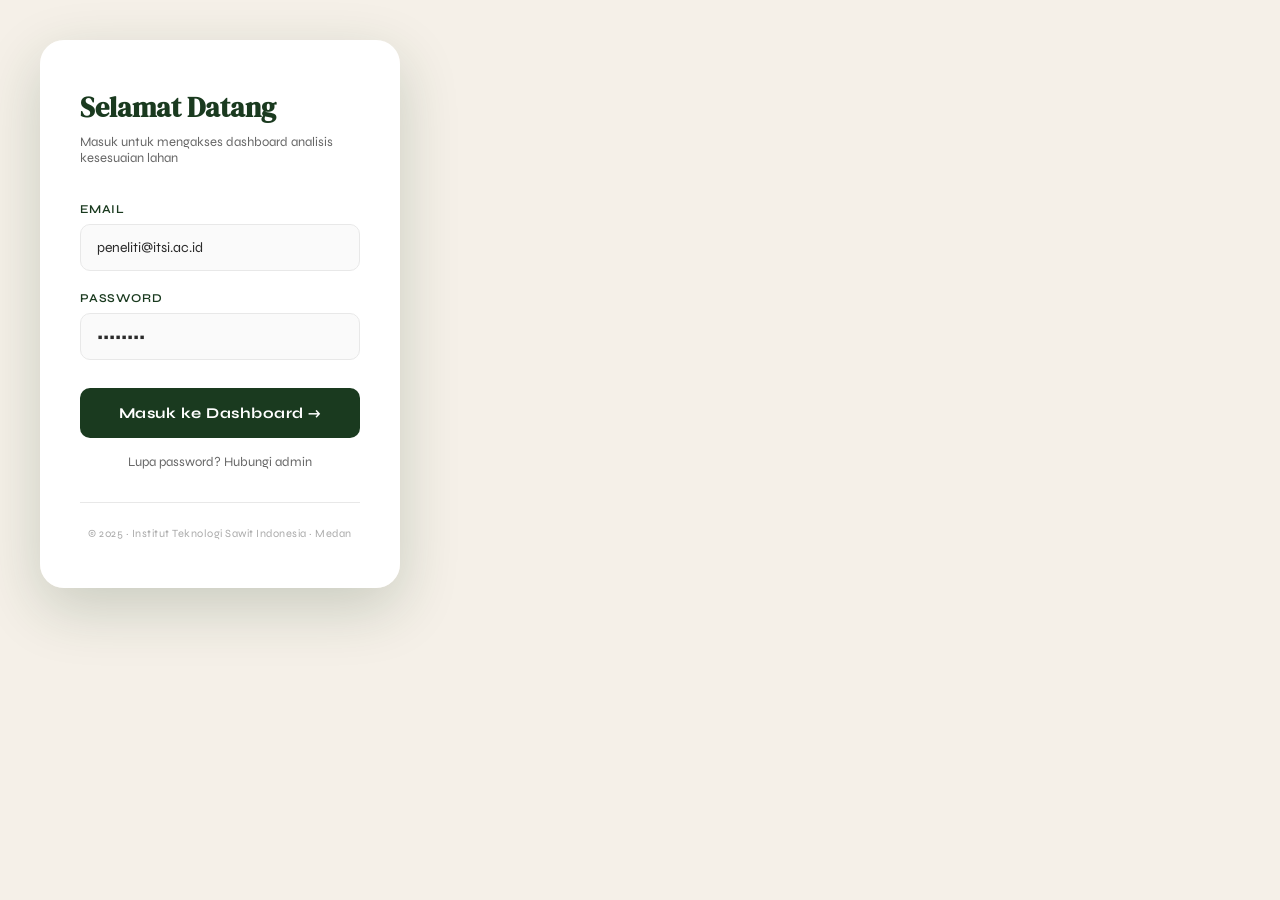
<file: website hasil skripsi/index.html>
<!DOCTYPE html>
<html lang="id">

<head>
  <meta charset="UTF-8">
  <meta name="viewport" content="width=device-width, initial-scale=1.0">

  <title>Login | Dashboard Kesesuaian Lahan Kelapa Sawit</title>

  <!-- Google Fonts -->
  <link href="https://fonts.googleapis.com/css2?family=DM+Serif+Display:ital@0;1&family=Syne:wght@400;500;600;700;800&family=JetBrains+Mono:wght@400;500&display=swap" rel="stylesheet">

  <!-- Main CSS -->
  <link rel="stylesheet" href="css/style.css">
</head>

<body>

    <!-- RIGHT CONTENT -->
    <div class="login-right">

      <div class="login-card">

        <h3>Selamat Datang</h3>

        <p>
          Masuk untuk mengakses dashboard analisis
          kesesuaian lahan
        </p>

        <!-- Error Message -->
        <div class="error-msg" id="error-msg">
          ❌ Email atau password salah.
          Coba: peneliti@itsi.ac.id / itsi2025
        </div>

        <!-- Email -->
        <div class="form-group">
          <label>Email</label>

          <input
            type="email"
            id="email"
            placeholder="peneliti@itsi.ac.id"
            value="peneliti@itsi.ac.id">
        </div>

        <!-- Password -->
        <div class="form-group">
          <label>Password</label>

          <input
            type="password"
            id="password"
            placeholder="••••••••"
            value="itsi2025">
        </div>

        <!-- Login Button -->
        <button class="login-btn" onclick="doLogin()">
          Masuk ke Dashboard →
        </button>

        <!-- Forgot Password -->
        <a class="forgot-link">
          Lupa password? Hubungi admin
        </a>

        <!-- Footer -->
        <div class="login-itsi">
          © 2025 · Institut Teknologi Sawit Indonesia · Medan
        </div>

      </div>

    </div>

  </div>

  <!-- Tooltip -->
  <div class="tooltip" id="tooltip"></div>

  <!-- Script -->
  <script src="js/script.js"></script>

</body>
</html>
</file>
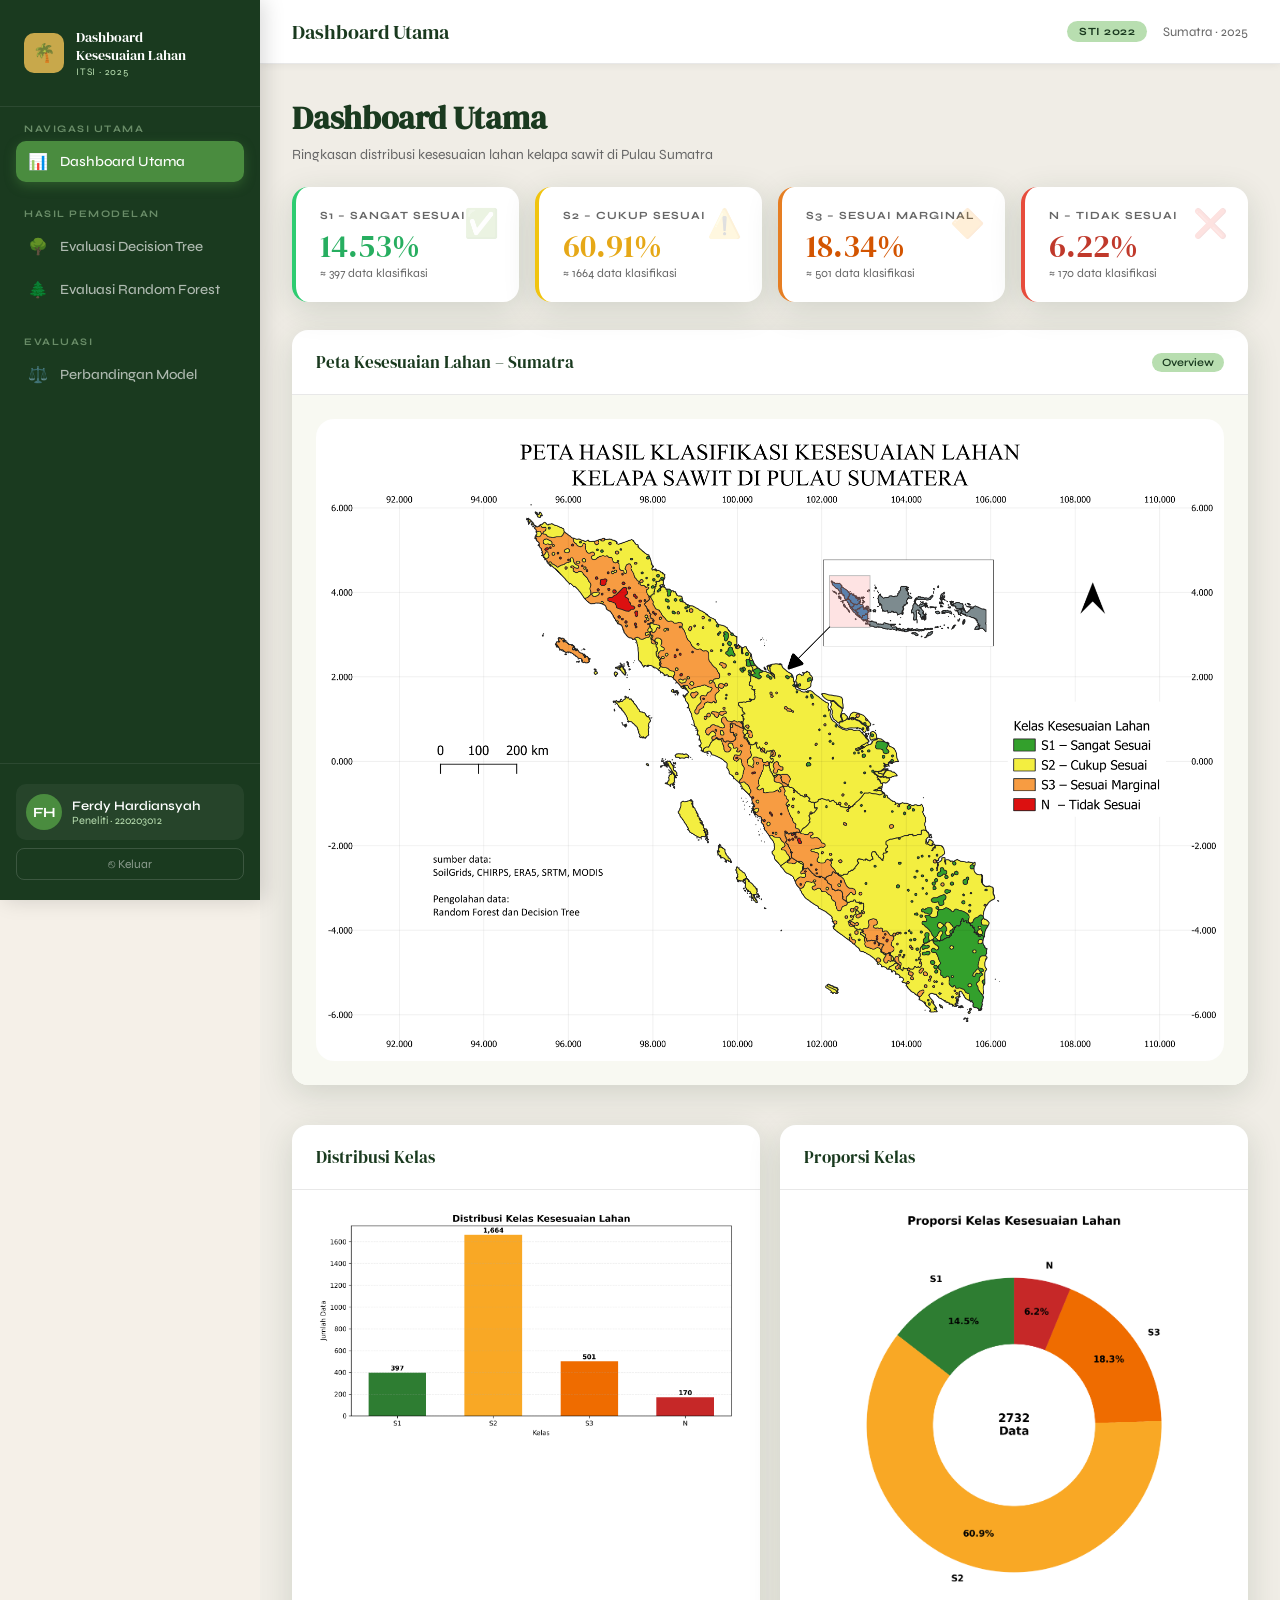
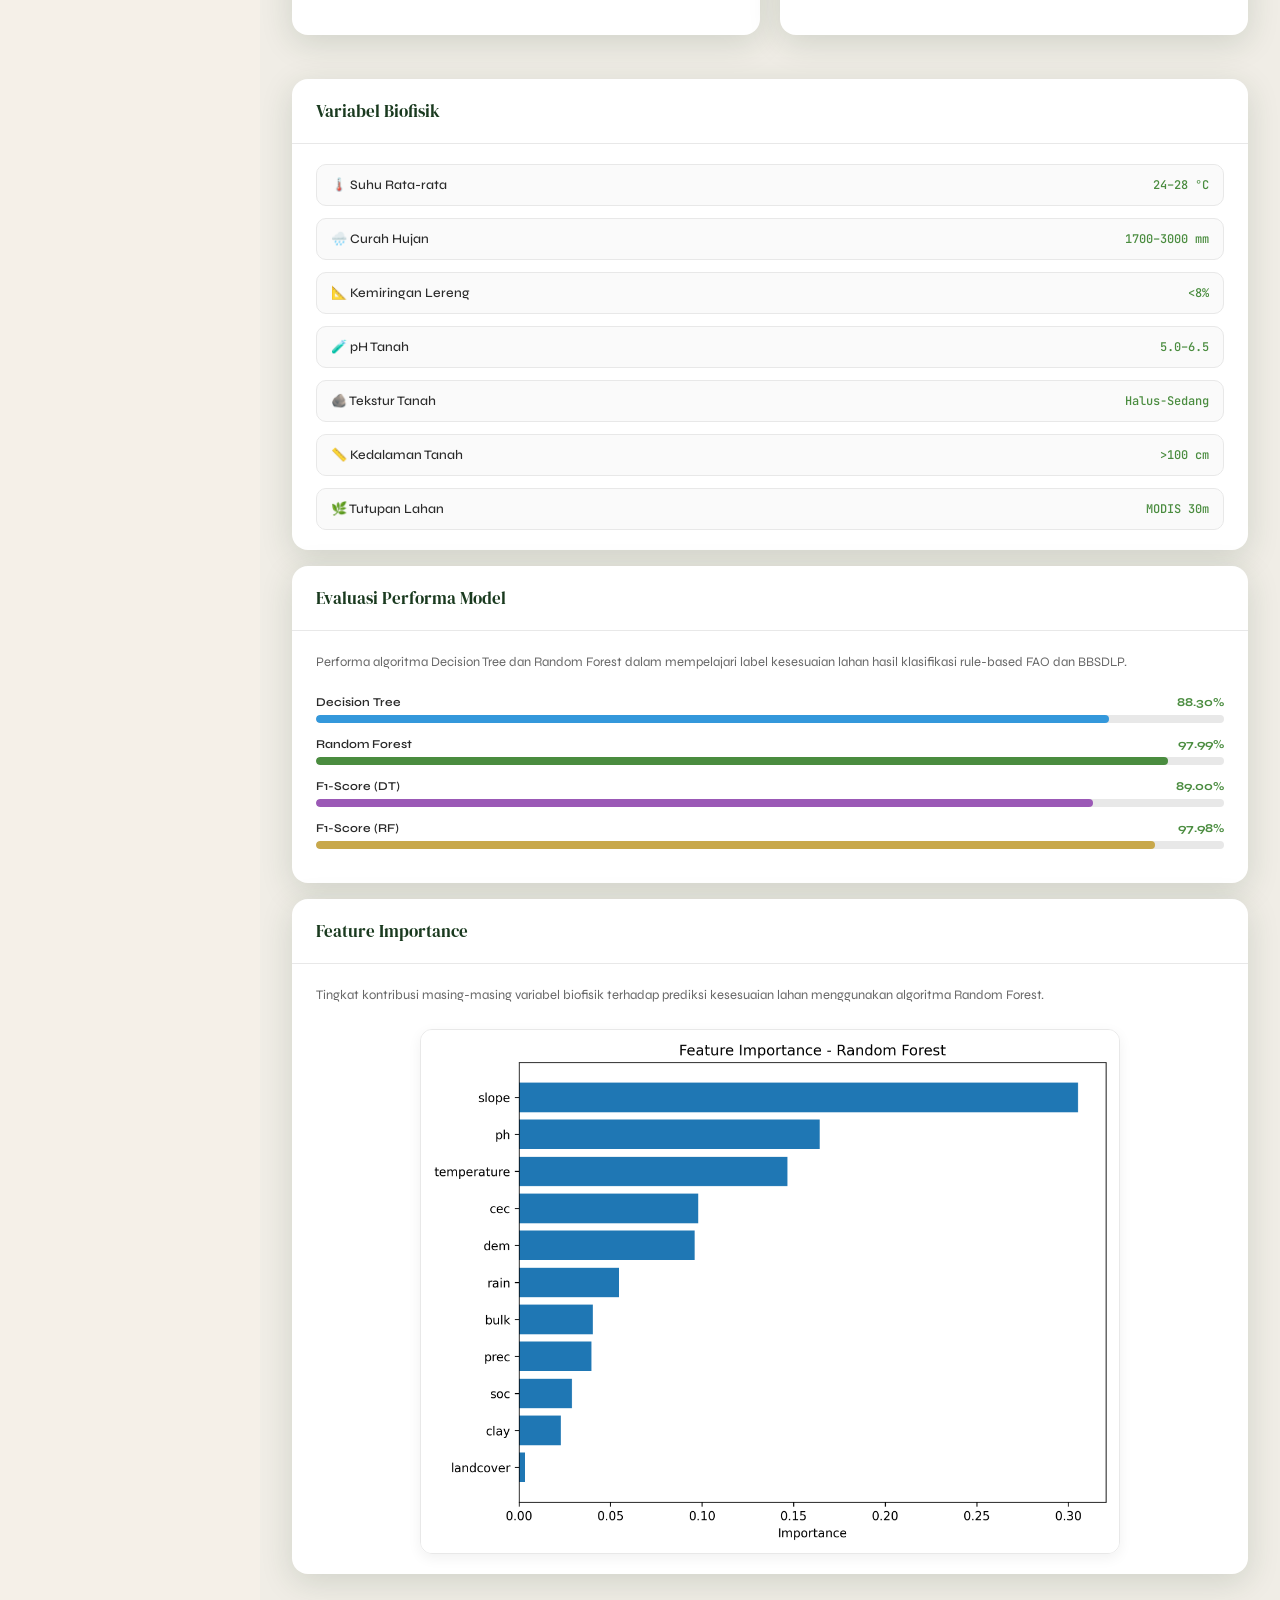
<file: website hasil skripsi/dashboard.html>
<!DOCTYPE html>
<html lang="id">

<head>
  <meta charset="UTF-8">
  <meta name="viewport" content="width=device-width, initial-scale=1.0">

  <title>Dashboard Utama | Kesesuaian Lahan Kelapa Sawit</title>

  <!-- Google Fonts -->
  <link href="https://fonts.googleapis.com/css2?family=DM+Serif+Display:ital@0;1&family=Syne:wght@400;500;600;700;800&family=JetBrains+Mono:wght@400;500&display=swap" rel="stylesheet">

  <!-- Main CSS -->
  <link rel="stylesheet" href="css/style.css">
</head>

<body class="dashboard-page">

  <div id="app">

    <!-- ================= SIDEBAR ================= -->
    <div class="sidebar">

      <div class="sidebar-header">

        <div class="sidebar-brand">

          <div class="sidebar-icon">
            🌴
          </div>

          <div>
            <div class="sidebar-title">
              Dashboard<br>
              Kesesuaian Lahan
            </div>

            <div class="sidebar-sub">
              ITSI · 2025
            </div>
          </div>

        </div>

      </div>

      <!-- NAVIGATION -->
      <div class="sidebar-section">

        <div class="sidebar-section-label">
          Navigasi Utama
        </div>

        <a href="dashboard.html"
           class="nav-item active">

          <span class="nav-icon">📊</span>
          Dashboard Utama

        </a>

      </div>

      <div class="sidebar-section">

        <div class="sidebar-section-label">
          Hasil Pemodelan
        </div>

        <a href="decision-tree.html"
           class="nav-item">

          <span class="nav-icon">🌳</span>
          Evaluasi Decision Tree

        </a>

        <a href="random-forest.html"
           class="nav-item">

          <span class="nav-icon">🌲</span>
          Evaluasi Random Forest

        </a>

      </div>

      <div class="sidebar-section">

        <div class="sidebar-section-label">
          Evaluasi
        </div>

        <a href="perbandingan.html"
           class="nav-item">

          <span class="nav-icon">⚖️</span>
          Perbandingan Model

        </a>

      </div>

      <!-- FOOTER -->
      <div class="sidebar-footer">

        <div class="user-info">

          <div class="user-avatar">
            FH
          </div>

          <div>
            <div class="user-name">
              Ferdy Hardiansyah
            </div>

            <div class="user-role">
              Peneliti · 220203012
            </div>
          </div>

        </div>

        <button class="logout-btn"
                onclick="window.location.href='index.html'">

          ⎋ Keluar

        </button>

      </div>

    </div>

    <!-- ================= MAIN CONTENT ================= -->
    <div class="main-content">

      <!-- TOPBAR -->
      <div class="topbar">

        <div class="topbar-title">
          Dashboard Utama
        </div>

        <div class="topbar-right">

          <span class="badge-itsi">
            STI 2022
          </span>

          <span style="font-size:13px;color:var(--gray-mid);">
            Sumatra · 2025
          </span>

        </div>

      </div>

      <!-- PAGE -->
      <div class="page active">

        <!-- PAGE HEADER -->
        <div class="page-heading">

          <h1>
            Dashboard Utama
          </h1>

          <p>
            Ringkasan distribusi kesesuaian lahan
            kelapa sawit di Pulau Sumatra
          </p>

        </div>

        <!-- ================= STATS ================= -->
        <div class="stats-grid">

          <div class="stat-card s1">

            <div class="stat-card-icon">
              ✅
            </div>

            <div class="stat-card-label">
              S1 – Sangat Sesuai
            </div>

            <div class="stat-card-value">
              14.53%
            </div>

            <div class="stat-card-sub">
              ≈ 397 data klasifikasi
            </div>

          </div>

          <div class="stat-card s2">

            <div class="stat-card-icon">
              ⚠️
            </div>

            <div class="stat-card-label">
              S2 – Cukup Sesuai
            </div>

            <div class="stat-card-value">
              60.91%
            </div>

            <div class="stat-card-sub">
              ≈ 1664 data klasifikasi
            </div>

          </div>

          <div class="stat-card s3">

            <div class="stat-card-icon">
              🔶
            </div>

            <div class="stat-card-label">
              S3 – Sesuai Marginal
            </div>

            <div class="stat-card-value">
              18.34%
            </div>

            <div class="stat-card-sub">
              ≈ 501 data klasifikasi
            </div>

          </div>

          <div class="stat-card n">

            <div class="stat-card-icon">
              ❌
            </div>

            <div class="stat-card-label">
              N – Tidak Sesuai
            </div>

            <div class="stat-card-value">
              6.22%
            </div>

            <div class="stat-card-sub">
              ≈ 170 data klasifikasi
            </div>

          </div>

        </div>

        <!-- ================= DASHBOARD GRID ================= -->
        <div class="dash-grid">

          <!-- ================= LEFT SIDE ================= -->
          <div style="display:flex;flex-direction:column;gap:20px;">

            <!-- MAP -->
            <div class="card">

              <div class="card-header">

                <div class="card-title">
                  Peta Kesesuaian Lahan – Sumatra
                </div>

                <div class="card-badge">
                  Overview
                </div>

              </div>

              <div class="map-container">

                <img
                  src="assets/peta-klasifikasi.png"
                  alt="Peta Kesesuaian Lahan Sumatra"
                  class="map-image">

              </div>

            </div>

            <!-- CHART GRID -->
            <div class="chart-grid">

              <!-- BAR CHART -->
              <div class="card">

                <div class="card-header">

                  <div class="card-title">
                    Distribusi Kelas
                  </div>

                </div>

                <div class="card-body">

                  <img
                    src="assets/distribusi-bar.png"
                    alt="Distribusi Kelas"
                    class="chart-img">

                </div>

              </div>

              <!-- DONUT -->
              <div class="card">

                <div class="card-header">

                  <div class="card-title">
                    Proporsi Kelas
                  </div>

                </div>

                <div class="card-body">

                  <img
                    src="assets/distribusi-donut.png"
                    alt="Proporsi Kelas"
                    class="chart-img donut-chart">

                </div>

              </div>

            </div>

          </div>

          <!-- ================= RIGHT SIDE ================= -->
          <div style="display:flex;flex-direction:column;gap:16px;">

            <!-- VARIABEL BIOFISIK -->
            <div class="card">

              <div class="card-header">

                <div class="card-title">
                  Variabel Biofisik
                </div>

              </div>

              <div class="card-body">

                <div class="info-list">

                  <div class="info-row">
                    <span class="info-row-label">
                      🌡️ Suhu Rata-rata
                    </span>

                    <span class="info-row-val">
                      24–28 °C
                    </span>
                  </div>

                  <div class="info-row">
                    <span class="info-row-label">
                      🌧️ Curah Hujan
                    </span>

                    <span class="info-row-val">
                      1700–3000 mm
                    </span>
                  </div>

                  <div class="info-row">
                    <span class="info-row-label">
                      📐 Kemiringan Lereng
                    </span>

                    <span class="info-row-val">
                      &lt;8%
                    </span>
                  </div>

                  <div class="info-row">
                    <span class="info-row-label">
                      🧪 pH Tanah
                    </span>

                    <span class="info-row-val">
                      5.0–6.5
                    </span>
                  </div>

                  <div class="info-row">
                    <span class="info-row-label">
                      🪨 Tekstur Tanah
                    </span>

                    <span class="info-row-val">
                      Halus-Sedang
                    </span>
                  </div>

                  <div class="info-row">
                    <span class="info-row-label">
                      📏 Kedalaman Tanah
                    </span>

                    <span class="info-row-val">
                      &gt;100 cm
                    </span>
                  </div>

                  <div class="info-row">
                    <span class="info-row-label">
                      🌿 Tutupan Lahan
                    </span>

                    <span class="info-row-val">
                      MODIS 30m
                    </span>
                  </div>

                </div>

              </div>

            </div>

            <!-- EVALUASI MODEL -->
            <div class="card">

              <div class="card-header">

                <div class="card-title">
                  Evaluasi Performa Model
                </div>

              </div>

              <div class="card-body">

                <p class="model-desc">

                  Performa algoritma Decision Tree
                  dan Random Forest dalam mempelajari
                  label kesesuaian lahan hasil klasifikasi
                  rule-based FAO dan BBSDLP.

                </p>

                <!-- DT -->
                <div class="progress-item">

                  <div class="progress-header">
                    <span>Decision Tree</span>
                    <span class="score-text">88.30%</span>
                  </div>

                  <div class="progress-bar">
                    <div class="progress-fill dt-fill"
                         style="width:87.3%;">
                    </div>
                  </div>

                </div>

                <!-- RF -->
                <div class="progress-item">

                  <div class="progress-header">
                    <span>Random Forest</span>
                    <span class="score-text">97.99%</span>
                  </div>

                  <div class="progress-bar">
                    <div class="progress-fill rf-fill"
                         style="width:93.8%;">
                    </div>
                  </div>

                </div>

                <!-- F1 DT -->
                <div class="progress-item">

                  <div class="progress-header">
                    <span>F1-Score (DT)</span>
                    <span class="score-text">89.00%</span>
                  </div>

                  <div class="progress-bar">
                    <div class="progress-fill f1dt-fill"
                         style="width:85.6%;">
                    </div>
                  </div>

                </div>

                <!-- F1 RF -->
                <div class="progress-item">

                  <div class="progress-header">
                    <span>F1-Score (RF)</span>
                    <span class="score-text">97.98%</span>
                  </div>

                  <div class="progress-bar">
                    <div class="progress-fill f1rf-fill"
                         style="width:92.4%;">
                    </div>
                  </div>

                </div>

              </div>

            </div>

            <!-- FEATURE IMPORTANCE -->
            <div class="card">

              <div class="card-header">

                <div class="card-title">
                  Feature Importance
                </div>

              </div>

              <div class="card-body">

                <p class="model-desc">

                  Tingkat kontribusi masing-masing
                  variabel biofisik terhadap prediksi
                  kesesuaian lahan menggunakan
                  algoritma Random Forest.

                </p>

                <div class="feature-wrapper">

                  <img
                    src="assets/feature-importance.png"
                    alt="Feature Importance Random Forest"
                    class="feature-img">

                </div>

              </div>

            </div>

          </div>

        </div>

      </div>

    </div>

  </div>

</body>
</html>
</file>
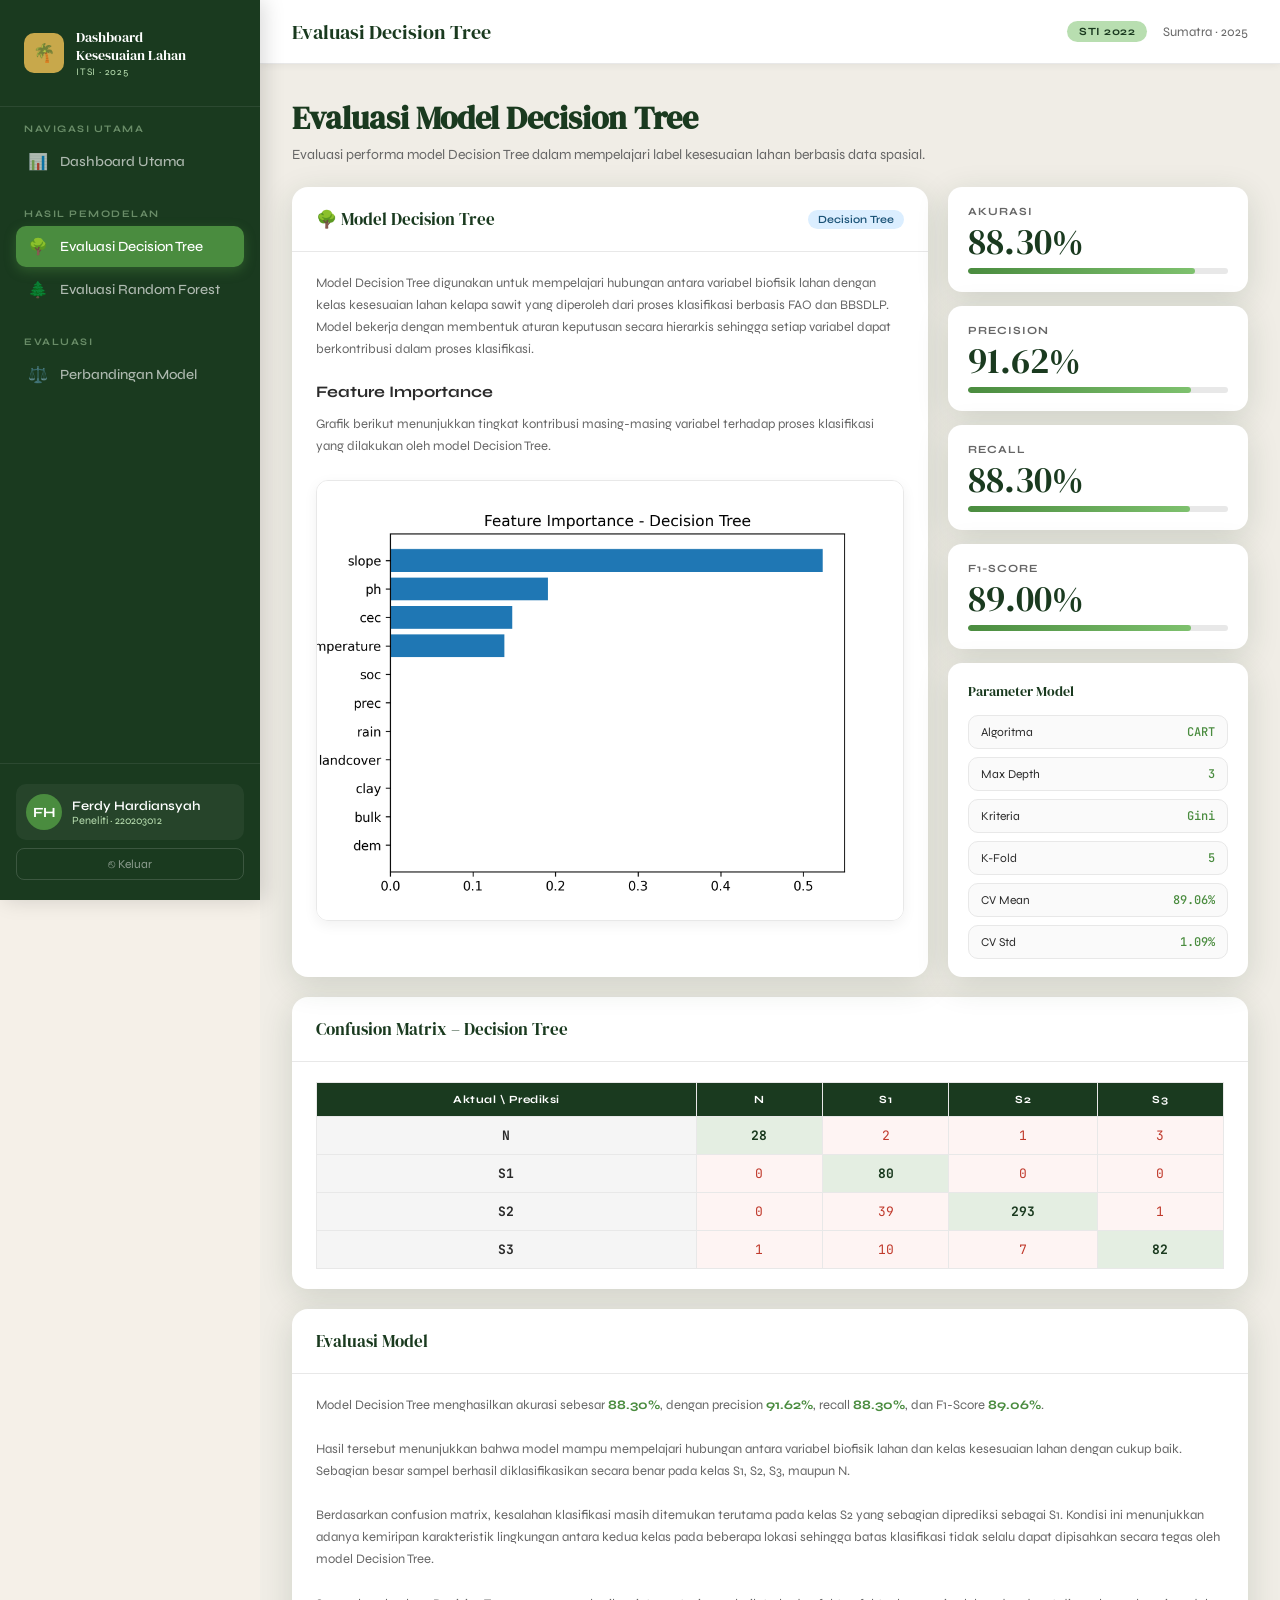
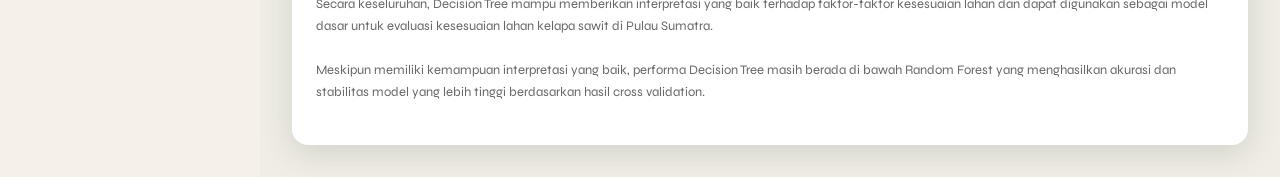
<file: website hasil skripsi/decision-tree.html>
<!DOCTYPE html>
<html lang="id">

<head>
  <meta charset="UTF-8">
  <meta name="viewport" content="width=device-width, initial-scale=1.0">

  <title>Evaluasi Decision Tree | Kesesuaian Lahan Kelapa Sawit</title>

  <!-- Fonts -->
  <link href="https://fonts.googleapis.com/css2?family=DM+Serif+Display:ital@0;1&family=Syne:wght@400;500;600;700;800&family=JetBrains+Mono:wght@400;500&display=swap" rel="stylesheet">

  <!-- CSS -->
  <link rel="stylesheet" href="css/style.css">
</head>

<body class="dashboard-page">

<div id="app">

  <!-- ================= SIDEBAR ================= -->
  <div class="sidebar">

    <div class="sidebar-header">

      <div class="sidebar-brand">

        <div class="sidebar-icon">
          🌴
        </div>

        <div>

          <div class="sidebar-title">
            Dashboard<br>
            Kesesuaian Lahan
          </div>

          <div class="sidebar-sub">
            ITSI · 2025
          </div>

        </div>

      </div>

    </div>

    <!-- NAVIGATION -->
    <div class="sidebar-section">

      <div class="sidebar-section-label">
        Navigasi Utama
      </div>

      <a href="dashboard.html"
         class="nav-item">

        <span class="nav-icon">📊</span>
        Dashboard Utama

      </a>

    </div>

    <div class="sidebar-section">

      <div class="sidebar-section-label">
        Hasil Pemodelan
      </div>

      <a href="decision-tree.html"
         class="nav-item active">

        <span class="nav-icon">🌳</span>
        Evaluasi Decision Tree

      </a>

      <a href="random-forest.html"
         class="nav-item">

        <span class="nav-icon">🌲</span>
        Evaluasi Random Forest

      </a>

    </div>

    <div class="sidebar-section">

      <div class="sidebar-section-label">
        Evaluasi
      </div>

      <a href="perbandingan.html"
         class="nav-item">

        <span class="nav-icon">⚖️</span>
        Perbandingan Model

      </a>

    </div>

    <!-- FOOTER -->
    <div class="sidebar-footer">

      <div class="user-info">

        <div class="user-avatar">
          FH
        </div>

        <div>

          <div class="user-name">
            Ferdy Hardiansyah
          </div>

          <div class="user-role">
            Peneliti · 220203012
          </div>

        </div>

      </div>

      <button class="logout-btn"
              onclick="window.location.href='index.html'">

        ⎋ Keluar

      </button>

    </div>

  </div>

  <!-- ================= MAIN CONTENT ================= -->
  <div class="main-content">

    <!-- TOPBAR -->
    <div class="topbar">

      <div class="topbar-title">
        Evaluasi Decision Tree
      </div>

      <div class="topbar-right">

        <span class="badge-itsi">
          STI 2022
        </span>

        <span style="font-size:13px;color:var(--gray-mid);">
          Sumatra · 2025
        </span>

      </div>

    </div>

    <!-- PAGE -->
    <div class="page active">

      <!-- PAGE HEADER -->
      <div class="page-heading">

        <h1>
          Evaluasi Model Decision Tree
        </h1>

        <p>
          Evaluasi performa model Decision Tree
          dalam mempelajari label kesesuaian lahan
          berbasis data spasial.
        </p>

      </div>

      <!-- ================= GRID ================= -->
      <div class="map-page-grid">

        <!-- LEFT -->
        <div class="card dt-main-card">

          <div class="card-header">

            <div class="card-title">
              🌳 Model Decision Tree
            </div>

            <div class="card-badge"
                 style="background:#dbeeff;color:#1a5276;">

              Decision Tree

            </div>

          </div>

          <div class="card-body">

            <p class="model-desc">

               Model Decision Tree digunakan untuk
                mempelajari hubungan antara variabel
                biofisik lahan dengan kelas kesesuaian
                lahan kelapa sawit yang diperoleh dari
                proses klasifikasi berbasis FAO dan
                BBSDLP. Model bekerja dengan membentuk
                aturan keputusan secara hierarkis sehingga
                setiap variabel dapat berkontribusi dalam
                proses klasifikasi.
            </p>
            <h3 class="feature-title">
              Feature Importance
            </h3>
            <p class="model-desc">

              Grafik berikut menunjukkan tingkat
              kontribusi masing-masing variabel
              terhadap proses klasifikasi yang
              dilakukan oleh model Decision Tree.

            </p>

            <!-- FEATURE IMPORTANCE -->
          <div class="feature-wrapper">

            <img
              src="assets/feature-importance-dt.png"
              alt="Feature Importance Decision Tree"
              class="feature-img">

          </div>

          </div>

        </div>

        <!-- RIGHT -->
        <div class="metrics-panel">

          <!-- ACCURACY -->
          <div class="metric-card">

            <div class="metric-label">
              Akurasi
            </div>

            <div class="metric-value">
              88.30%
            </div>

            <div class="metric-bar">
              <div class="metric-fill"
                   style="width:87.3%">
              </div>
            </div>

          </div>

          <!-- PRECISION -->
          <div class="metric-card">

            <div class="metric-label">
              Precision
            </div>

            <div class="metric-value">
              91.62%
            </div>

            <div class="metric-bar">
              <div class="metric-fill"
                   style="width:85.9%">
              </div>
            </div>

          </div>

          <!-- RECALL -->
          <div class="metric-card">

            <div class="metric-label">
              Recall
            </div>

            <div class="metric-value">
              88.30%
            </div>

            <div class="metric-bar">
              <div class="metric-fill"
                   style="width:85.3%">
              </div>
            </div>

          </div>

          <!-- F1 -->
          <div class="metric-card">

            <div class="metric-label">
              F1-Score
            </div>

            <div class="metric-value">
              89.00%
            </div>

            <div class="metric-bar">
              <div class="metric-fill"
                   style="width:85.6%">
              </div>
            </div>

          </div>

          <!-- PARAMETER MODEL -->
          <div class="class-breakdown">

            <div class="card-title"
                 style="font-size:14px;margin-bottom:14px;">

              Parameter Model

            </div>

            <div class="info-list"
                 style="gap:8px;">

              <div class="info-row"
                   style="padding:8px 12px;">

                <span style="font-size:12px;">
                  Algoritma
                </span>

                <span class="info-row-val">
                  CART
                </span>

              </div>

              <div class="info-row"
                   style="padding:8px 12px;">

                <span style="font-size:12px;">
                  Max Depth
                </span>

                <span class="info-row-val">
                  3
                </span>

              </div>

              <div class="info-row"
                   style="padding:8px 12px;">

                <span style="font-size:12px;">
                  Kriteria
                </span>

                <span class="info-row-val">
                  Gini
                </span>

              </div>

              <div class="info-row"
                   style="padding:8px 12px;">

                <span style="font-size:12px;">
                  K-Fold
                </span>

                <span class="info-row-val">
                  5
                </span>

              </div>

              <div class="info-row"
                   style="padding:8px 12px;">

                <span style="font-size:12px;">
                 CV Mean
                </span>

                <span class="info-row-val">
                  89.06%
                </span>

              </div>

              <div class="info-row"
                   style="padding:8px 12px;">

                <span style="font-size:12px;">
                  CV Std
                </span>

                <span class="info-row-val">
                  1.09%
                </span>

              </div>

            </div>

          </div>

        </div>

      </div>

      <!-- ================= CONFUSION MATRIX ================= -->
      <div class="card" style="margin-top:20px;">

        <div class="card-header">

          <div class="card-title">
            Confusion Matrix – Decision Tree
          </div>

        </div>

        <div class="card-body"
             style="overflow-x:auto;">

          <table class="matrix-table">

            <thead>

              <tr>

                <th>
                  Aktual \ Prediksi
                </th>

                <th>N</th>
                <th>S1</th>
                <th>S2</th>
                <th>S3</th>

              </tr>

            </thead>

            <tbody>

              <tr>

                <td style="font-weight:700;background:#f5f5f5;">
                  N
                </td>

                <td class="matrix-diag">28</td>
                <td class="matrix-off">2</td>
                <td class="matrix-off">1</td>
                <td class="matrix-off">3</td>

              </tr>

              <tr>

                <td style="font-weight:700;background:#f5f5f5;">
                  S1
                </td>

                <td class="matrix-off">0</td>
                <td class="matrix-diag">80</td>
                <td class="matrix-off">0</td>
                <td class="matrix-off">0</td>

              </tr>

              <tr>

                <td style="font-weight:700;background:#f5f5f5;">
                  S2
                </td>

                <td class="matrix-off">0</td>
                <td class="matrix-off">39</td>
                <td class="matrix-diag">293</td>
                <td class="matrix-off">1</td>

              </tr>

              <tr>

                <td style="font-weight:700;background:#f5f5f5;">
                  S3
                </td>

                <td class="matrix-off">1</td>
                <td class="matrix-off">10</td>
                <td class="matrix-off">7</td>
                <td class="matrix-diag">82</td>

              </tr>

            </tbody>

          </table>

        </div>

      </div>

      <!-- ================= EVALUASI MODEL ================= -->
      <div class="card" style="margin-top:20px;">

        <div class="card-header">

          <div class="card-title">
            Evaluasi Model
          </div>

        </div>

        <div class="card-body">

          <p class="model-desc">

            Model Decision Tree menghasilkan
            akurasi sebesar <span class="score-text">88.30%</span>,
            dengan precision
            <span class="score-text">91.62%</span>,
            recall
            <span class="score-text">88.30%</span>,
            dan F1-Score
            <span class="score-text">89.06%</span>.

          </p>

          <p class="model-desc">

            Hasil tersebut menunjukkan bahwa
            model mampu mempelajari hubungan
            antara variabel biofisik lahan dan
            kelas kesesuaian lahan dengan cukup baik.
            Sebagian besar sampel berhasil
            diklasifikasikan secara benar pada
            kelas S1, S2, S3, maupun N.

          </p>

          <p class="model-desc">

            Berdasarkan confusion matrix, kesalahan klasifikasi masih ditemukan terutama pada kelas S2 yang sebagian diprediksi sebagai S1. Kondisi ini menunjukkan adanya kemiripan karakteristik lingkungan antara kedua kelas pada beberapa lokasi sehingga batas klasifikasi tidak selalu dapat dipisahkan secara tegas oleh model Decision Tree.

          </p>

          <p class="model-desc">

            Secara keseluruhan, Decision Tree
            mampu memberikan interpretasi yang baik
            terhadap faktor-faktor kesesuaian lahan
            dan dapat digunakan sebagai model dasar
            untuk evaluasi kesesuaian lahan kelapa sawit
            di Pulau Sumatra.

          </p>

          <p class="model-desc">
            Meskipun memiliki kemampuan interpretasi yang baik, performa Decision Tree masih berada di bawah Random Forest yang menghasilkan akurasi dan stabilitas model yang lebih tinggi berdasarkan hasil cross validation.
          </p>

        </div>

      </div>

    </div>

  </div>

</div>

</body>
</html>
</file>
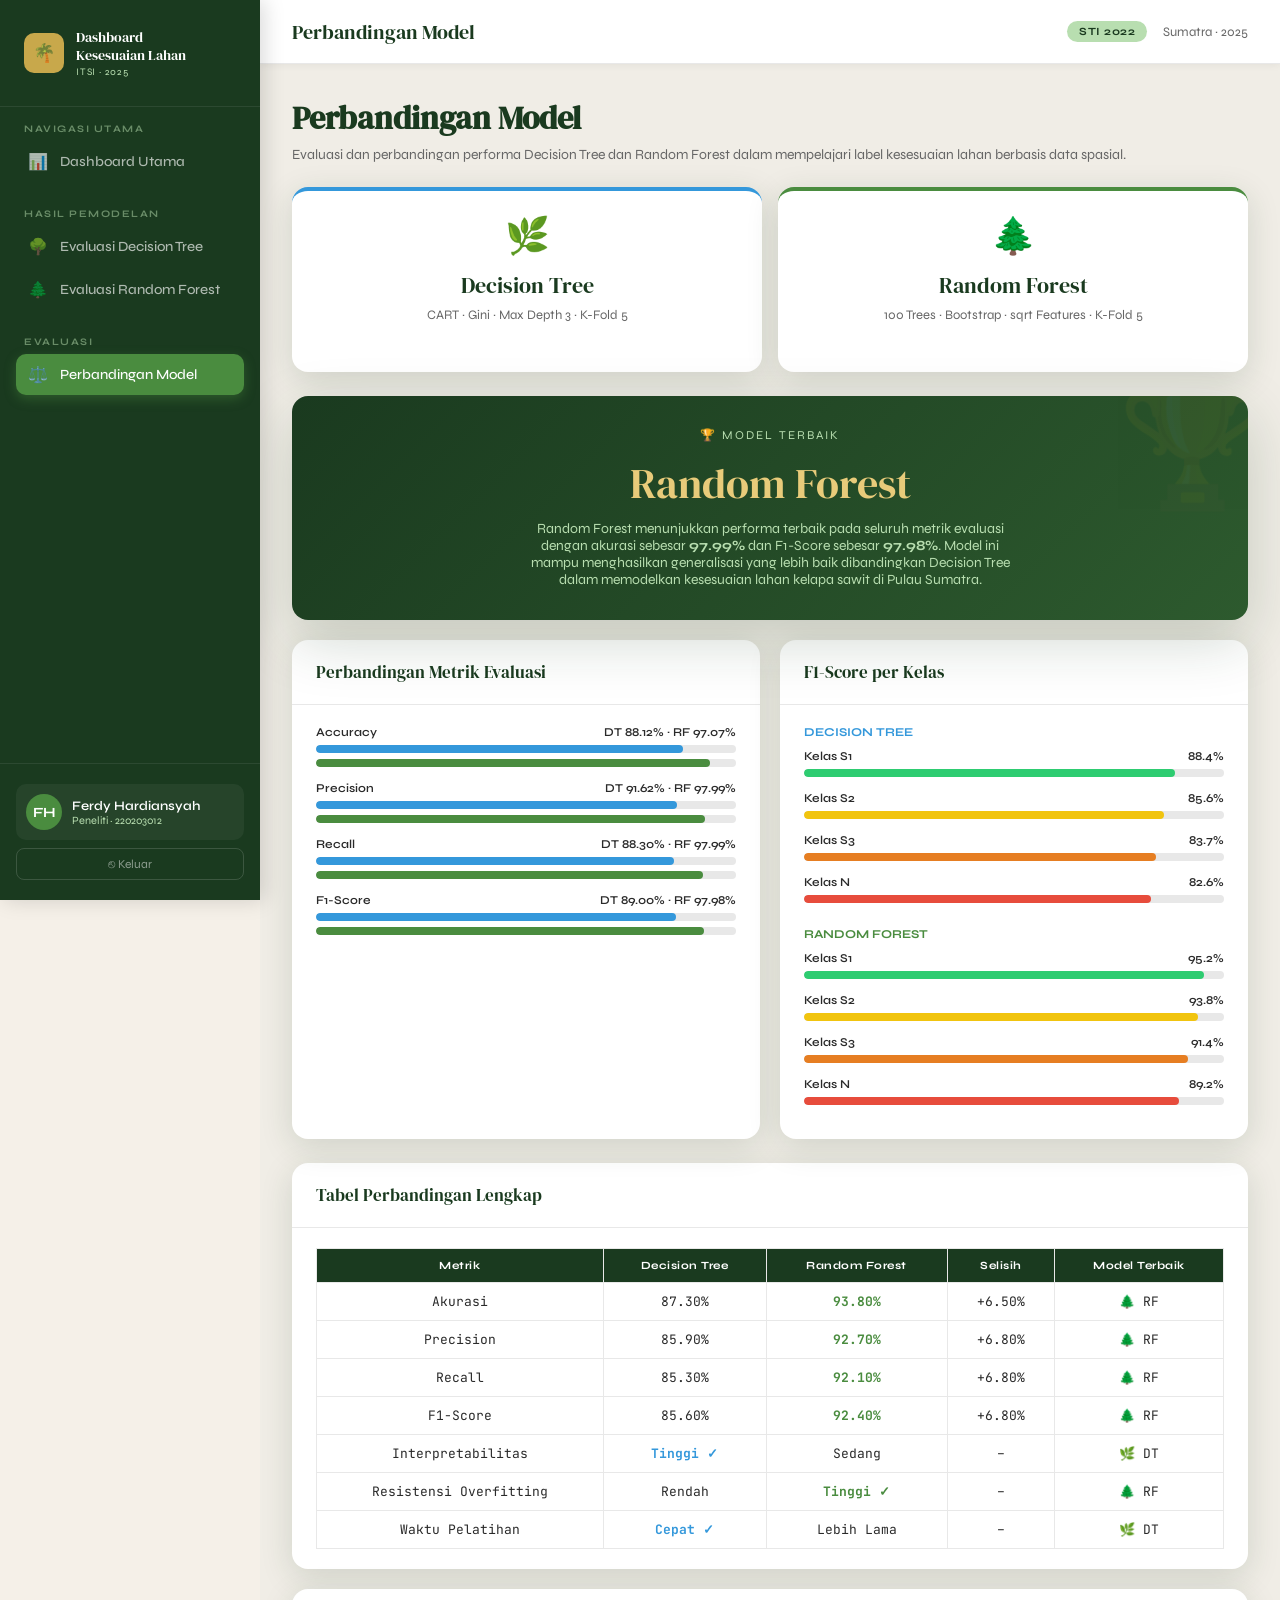
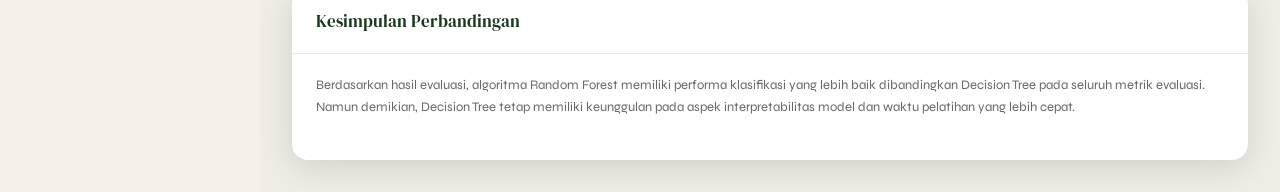
<file: website hasil skripsi/perbandingan.html>
<!DOCTYPE html>
<html lang="id">

<head>
  <meta charset="UTF-8">
  <meta name="viewport" content="width=device-width, initial-scale=1.0">

  <title>Perbandingan Model | Kesesuaian Lahan Kelapa Sawit</title>

  <!-- Fonts -->
  <link href="https://fonts.googleapis.com/css2?family=DM+Serif+Display:ital@0;1&family=Syne:wght@400;500;600;700;800&family=JetBrains+Mono:wght@400;500&display=swap" rel="stylesheet">

  <!-- CSS -->
  <link rel="stylesheet" href="css/style.css">
</head>

<body class="dashboard-page">

<div id="app">

  <!-- ================= SIDEBAR ================= -->
  <div class="sidebar">

    <div class="sidebar-header">

      <div class="sidebar-brand">

        <div class="sidebar-icon">
          🌴
        </div>

        <div>

          <div class="sidebar-title">
            Dashboard<br>
            Kesesuaian Lahan
          </div>

          <div class="sidebar-sub">
            ITSI · 2025
          </div>

        </div>

      </div>

    </div>

    <!-- NAVIGATION -->
    <div class="sidebar-section">

      <div class="sidebar-section-label">
        Navigasi Utama
      </div>

      <a href="dashboard.html"
         class="nav-item">

        <span class="nav-icon">📊</span>
        Dashboard Utama

      </a>

    </div>

    <div class="sidebar-section">

      <div class="sidebar-section-label">
        Hasil Pemodelan
      </div>

      <a href="decision-tree.html"
         class="nav-item">

        <span class="nav-icon">🌳</span>
        Evaluasi Decision Tree

      </a>

      <a href="random-forest.html"
         class="nav-item">

        <span class="nav-icon">🌲</span>
        Evaluasi Random Forest

      </a>

    </div>

    <div class="sidebar-section">

      <div class="sidebar-section-label">
        Evaluasi
      </div>

      <a href="perbandingan.html"
         class="nav-item active">

        <span class="nav-icon">⚖️</span>
        Perbandingan Model

      </a>

    </div>

    <!-- FOOTER -->
    <div class="sidebar-footer">

      <div class="user-info">

        <div class="user-avatar">
          FH
        </div>

        <div>

          <div class="user-name">
            Ferdy Hardiansyah
          </div>

          <div class="user-role">
            Peneliti · 220203012
          </div>

        </div>

      </div>

      <button class="logout-btn"
              onclick="window.location.href='index.html'">

        ⎋ Keluar

      </button>

    </div>

  </div>

  <!-- ================= MAIN CONTENT ================= -->
  <div class="main-content">

    <!-- TOPBAR -->
    <div class="topbar">

      <div class="topbar-title">
        Perbandingan Model
      </div>

      <div class="topbar-right">

        <span class="badge-itsi">
          STI 2022
        </span>

        <span style="font-size:13px;color:var(--gray-mid);">
          Sumatra · 2025
        </span>

      </div>

    </div>

    <!-- PAGE -->
    <div class="page active">

      <!-- PAGE HEADER -->
      <div class="page-heading">

        <h1>
          Perbandingan Model
        </h1>

        <p>
          Evaluasi dan perbandingan performa
          Decision Tree dan Random Forest
          dalam mempelajari label kesesuaian
          lahan berbasis data spasial.
        </p>

      </div>

      <!-- ================= MODEL HEADER ================= -->
      <div class="comparison-header">

        <!-- DT -->
        <div class="model-header-card dt">

          <div class="model-icon">
            🌿
          </div>

          <div class="model-name">
            Decision Tree
          </div>

          <div class="model-desc">
            CART · Gini · Max Depth 3 · K-Fold 5
          </div>

        </div>

        <!-- RF -->
        <div class="model-header-card rf">

          <div class="model-icon">
            🌲
          </div>

          <div class="model-name">
            Random Forest
          </div>

          <div class="model-desc">
            100 Trees · Bootstrap · sqrt Features · K-Fold 5
          </div>

        </div>

      </div>

      <!-- ================= WINNER ================= -->
      <div class="winner-section">

        <div class="winner-title">
          🏆 MODEL TERBAIK
        </div>

        <div class="winner-model">
          Random Forest
        </div>

        <div class="winner-desc">

          Random Forest menunjukkan performa
          terbaik pada seluruh metrik evaluasi
          dengan akurasi sebesar
          <strong>97.99%</strong>
          dan F1-Score sebesar
          <strong>97.98%</strong>.

          Model ini mampu menghasilkan
          generalisasi yang lebih baik
          dibandingkan Decision Tree dalam
          memodelkan kesesuaian lahan
          kelapa sawit di Pulau Sumatra.

        </div>

      </div>

      <!-- ================= COMPARISON GRID ================= -->
      <div class="comparison-grid">

        <!-- METRIC COMPARISON -->
        <div class="chart-card">

          <div class="card-header">

            <div class="card-title">
              Perbandingan Metrik Evaluasi
            </div>

          </div>

          <div class="card-body">

            <!-- Accuracy -->
            <div class="progress-item">

              <div class="progress-header">
                <span>Accuracy</span>
                <span>DT 88.12% · RF 97.07%</span>
              </div>

              <div class="progress-bar">
                <div class="progress-fill dt-fill"
                     style="width:87.3%;">
                </div>
              </div>

              <div class="progress-bar"
                   style="margin-top:6px;">

                <div class="progress-fill rf-fill"
                     style="width:93.8%;">
                </div>

              </div>

            </div>

            <!-- Precision -->
            <div class="progress-item">

              <div class="progress-header">
                <span>Precision</span>
                <span>DT 91.62% · RF 97.99%</span>
              </div>

              <div class="progress-bar">
                <div class="progress-fill dt-fill"
                     style="width:85.9%;">
                </div>
              </div>

              <div class="progress-bar"
                   style="margin-top:6px;">

                <div class="progress-fill rf-fill"
                     style="width:92.7%;">
                </div>

              </div>

            </div>

            <!-- Recall -->
            <div class="progress-item">

              <div class="progress-header">
                <span>Recall</span>
                <span>DT 88.30% · RF 97.99%</span>
              </div>

              <div class="progress-bar">
                <div class="progress-fill dt-fill"
                     style="width:85.3%;">
                </div>
              </div>

              <div class="progress-bar"
                   style="margin-top:6px;">

                <div class="progress-fill rf-fill"
                     style="width:92.1%;">
                </div>

              </div>

            </div>

            <!-- F1 -->
            <div class="progress-item">

              <div class="progress-header">
                <span>F1-Score</span>
                <span>DT 89.00% · RF 97.98%</span>
              </div>

              <div class="progress-bar">
                <div class="progress-fill dt-fill"
                     style="width:85.6%;">
                </div>
              </div>

              <div class="progress-bar"
                   style="margin-top:6px;">

                <div class="progress-fill rf-fill"
                     style="width:92.4%;">
                </div>

              </div>

            </div>

          </div>

        </div>

        <!-- F1 PER CLASS -->
        <div class="chart-card">

          <div class="card-header">

            <div class="card-title">
              F1-Score per Kelas
            </div>

          </div>

          <div class="card-body">

            <!-- DT -->
            <div style="margin-bottom:24px;">

              <div style="font-size:12px;
                          font-weight:700;
                          color:#3498db;
                          margin-bottom:10px;">

                DECISION TREE

              </div>

              <div class="progress-item">
                <div class="progress-header">
                  <span>Kelas S1</span>
                  <span>88.4%</span>
                </div>

                <div class="progress-bar">
                  <div class="progress-fill"
                       style="width:88.4%;background:var(--s1)">
                  </div>
                </div>
              </div>

              <div class="progress-item">
                <div class="progress-header">
                  <span>Kelas S2</span>
                  <span>85.6%</span>
                </div>

                <div class="progress-bar">
                  <div class="progress-fill"
                       style="width:85.6%;background:var(--s2)">
                  </div>
                </div>
              </div>

              <div class="progress-item">
                <div class="progress-header">
                  <span>Kelas S3</span>
                  <span>83.7%</span>
                </div>

                <div class="progress-bar">
                  <div class="progress-fill"
                       style="width:83.7%;background:var(--s3)">
                  </div>
                </div>
              </div>

              <div class="progress-item">
                <div class="progress-header">
                  <span>Kelas N</span>
                  <span>82.6%</span>
                </div>

                <div class="progress-bar">
                  <div class="progress-fill"
                       style="width:82.6%;background:var(--n)">
                  </div>
                </div>
              </div>

            </div>

            <!-- RF -->
            <div>

              <div style="font-size:12px;
                          font-weight:700;
                          color:var(--green-bright);
                          margin-bottom:10px;">

                RANDOM FOREST

              </div>

              <div class="progress-item">
                <div class="progress-header">
                  <span>Kelas S1</span>
                  <span>95.2%</span>
                </div>

                <div class="progress-bar">
                  <div class="progress-fill"
                       style="width:95.2%;background:var(--s1)">
                  </div>
                </div>
              </div>

              <div class="progress-item">
                <div class="progress-header">
                  <span>Kelas S2</span>
                  <span>93.8%</span>
                </div>

                <div class="progress-bar">
                  <div class="progress-fill"
                       style="width:93.8%;background:var(--s2)">
                  </div>
                </div>
              </div>

              <div class="progress-item">
                <div class="progress-header">
                  <span>Kelas S3</span>
                  <span>91.4%</span>
                </div>

                <div class="progress-bar">
                  <div class="progress-fill"
                       style="width:91.4%;background:var(--s3)">
                  </div>
                </div>
              </div>

              <div class="progress-item">
                <div class="progress-header">
                  <span>Kelas N</span>
                  <span>89.2%</span>
                </div>

                <div class="progress-bar">
                  <div class="progress-fill"
                       style="width:89.2%;background:var(--n)">
                  </div>
                </div>
              </div>

            </div>

          </div>

        </div>

      </div>

      <!-- ================= TABLE ================= -->
      <div class="card"
           style="margin-top:20px;">

        <div class="card-header">

          <div class="card-title">
            Tabel Perbandingan Lengkap
          </div>

        </div>

        <div class="card-body"
             style="overflow-x:auto;">

          <table class="matrix-table">

            <thead>

              <tr>

                <th>Metrik</th>
                <th>Decision Tree</th>
                <th>Random Forest</th>
                <th>Selisih</th>
                <th>Model Terbaik</th>

              </tr>

            </thead>

            <tbody>

              <tr>

                <td>Akurasi</td>
                <td>87.30%</td>

                <td style="color:var(--green-bright);
                           font-weight:700;">

                  93.80%

                </td>

                <td>+6.50%</td>
                <td>🌲 RF</td>

              </tr>

              <tr>

                <td>Precision</td>
                <td>85.90%</td>

                <td style="color:var(--green-bright);
                           font-weight:700;">

                  92.70%

                </td>

                <td>+6.80%</td>
                <td>🌲 RF</td>

              </tr>

              <tr>

                <td>Recall</td>
                <td>85.30%</td>

                <td style="color:var(--green-bright);
                           font-weight:700;">

                  92.10%

                </td>

                <td>+6.80%</td>
                <td>🌲 RF</td>

              </tr>

              <tr>

                <td>F1-Score</td>
                <td>85.60%</td>

                <td style="color:var(--green-bright);
                           font-weight:700;">

                  92.40%

                </td>

                <td>+6.80%</td>
                <td>🌲 RF</td>

              </tr>

              <tr>

                <td>Interpretabilitas</td>

                <td style="color:#3498db;
                           font-weight:700;">

                  Tinggi ✓

                </td>

                <td>Sedang</td>
                <td>–</td>
                <td>🌿 DT</td>

              </tr>

              <tr>

                <td>Resistensi Overfitting</td>

                <td>Rendah</td>

                <td style="color:var(--green-bright);
                           font-weight:700;">

                  Tinggi ✓

                </td>

                <td>–</td>
                <td>🌲 RF</td>

              </tr>

              <tr>

                <td>Waktu Pelatihan</td>

                <td style="color:#3498db;
                           font-weight:700;">

                  Cepat ✓

                </td>

                <td>Lebih Lama</td>
                <td>–</td>
                <td>🌿 DT</td>

              </tr>

            </tbody>

          </table>

        </div>

      </div>

      <!-- ================= KESIMPULAN ================= -->
      <div class="card"
           style="margin-top:20px;">

        <div class="card-header">

          <div class="card-title">
            Kesimpulan Perbandingan
          </div>

        </div>

        <div class="card-body">

          <p class="model-desc">

            Berdasarkan hasil evaluasi,
            algoritma Random Forest memiliki
            performa klasifikasi yang lebih baik
            dibandingkan Decision Tree pada
            seluruh metrik evaluasi.

            Namun demikian, Decision Tree tetap
            memiliki keunggulan pada aspek
            interpretabilitas model dan waktu
            pelatihan yang lebih cepat.

          </p>

        </div>

      </div>

    </div>

  </div>

</div>

</body>
</html>
</file>
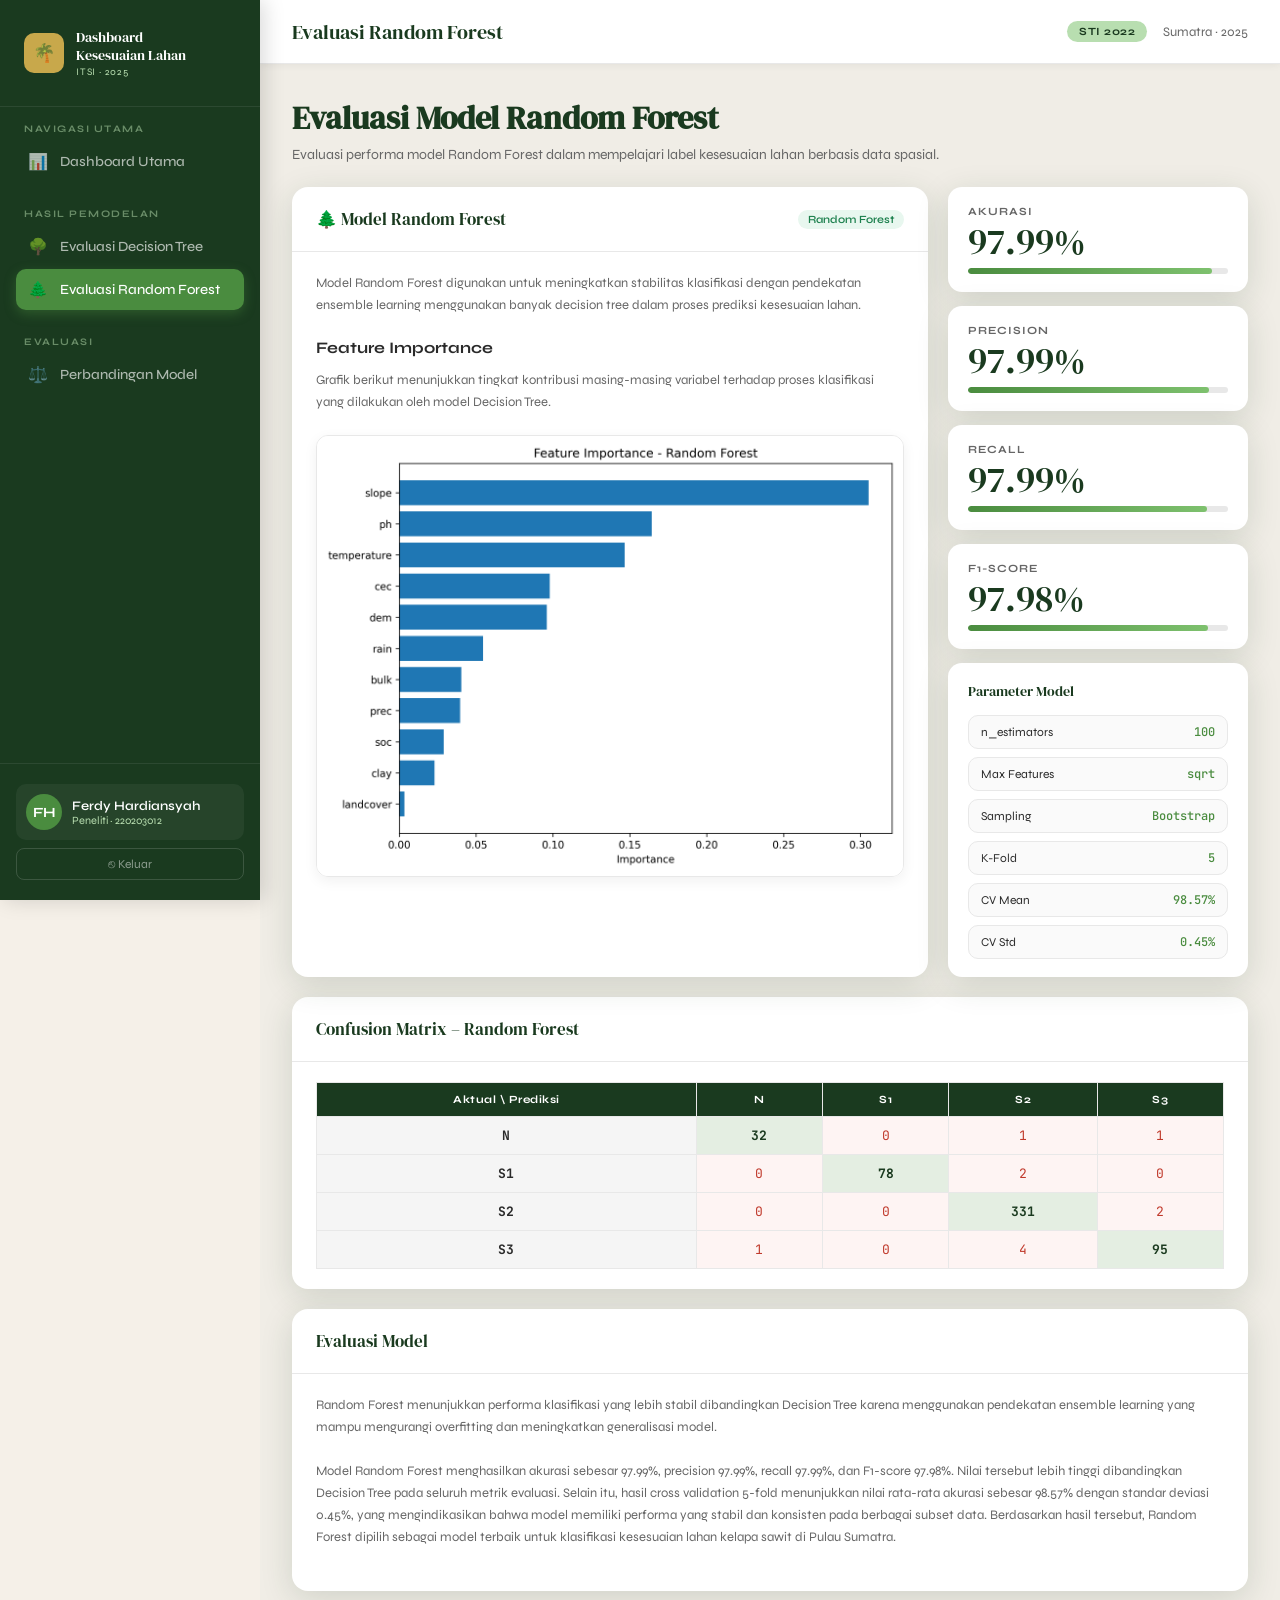
<file: website hasil skripsi/random-forest.html>
<!DOCTYPE html>
<html lang="id">

<head>
  <meta charset="UTF-8">
  <meta name="viewport" content="width=device-width, initial-scale=1.0">

  <title>Evaluasi Random Forest | Kesesuaian Lahan Kelapa Sawit</title>

  <!-- Fonts -->
  <link href="https://fonts.googleapis.com/css2?family=DM+Serif+Display:ital@0;1&family=Syne:wght@400;500;600;700;800&family=JetBrains+Mono:wght@400;500&display=swap" rel="stylesheet">

  <!-- CSS -->
  <link rel="stylesheet" href="css/style.css">
</head>

<body class="dashboard-page">

<div id="app">

  <!-- ================= SIDEBAR ================= -->
  <div class="sidebar">

    <div class="sidebar-header">

      <div class="sidebar-brand">

        <div class="sidebar-icon">
          🌴
        </div>

        <div>

          <div class="sidebar-title">
            Dashboard<br>
            Kesesuaian Lahan
          </div>

          <div class="sidebar-sub">
            ITSI · 2025
          </div>

        </div>

      </div>

    </div>

    <!-- NAVIGATION -->
    <div class="sidebar-section">

      <div class="sidebar-section-label">
        Navigasi Utama
      </div>

      <a href="dashboard.html"
         class="nav-item">

        <span class="nav-icon">📊</span>
        Dashboard Utama

      </a>

    </div>

    <div class="sidebar-section">

      <div class="sidebar-section-label">
        Hasil Pemodelan
      </div>

      <a href="decision-tree.html"
         class="nav-item">

        <span class="nav-icon">🌳</span>
        Evaluasi Decision Tree

      </a>

      <a href="random-forest.html"
         class="nav-item active">

        <span class="nav-icon">🌲</span>
        Evaluasi Random Forest

      </a>

    </div>

    <div class="sidebar-section">

      <div class="sidebar-section-label">
        Evaluasi
      </div>

      <a href="perbandingan.html"
         class="nav-item">

        <span class="nav-icon">⚖️</span>
        Perbandingan Model

      </a>

    </div>

    <!-- FOOTER -->
    <div class="sidebar-footer">

      <div class="user-info">

        <div class="user-avatar">
          FH
        </div>

        <div>

          <div class="user-name">
            Ferdy Hardiansyah
          </div>

          <div class="user-role">
            Peneliti · 220203012
          </div>

        </div>

      </div>

      <button class="logout-btn"
              onclick="window.location.href='index.html'">

        ⎋ Keluar

      </button>

    </div>

  </div>

  <!-- ================= MAIN CONTENT ================= -->
  <div class="main-content">

    <!-- TOPBAR -->
    <div class="topbar">

      <div class="topbar-title">
        Evaluasi Random Forest
      </div>

      <div class="topbar-right">

        <span class="badge-itsi">
          STI 2022
        </span>

        <span style="font-size:13px;color:var(--gray-mid);">
          Sumatra · 2025
        </span>

      </div>

    </div>

    <!-- PAGE -->
    <div class="page active">

      <!-- PAGE HEADER -->
      <div class="page-heading">

        <h1>
          Evaluasi Model Random Forest
        </h1>

        <p>
          Evaluasi performa model Random Forest
          dalam mempelajari label kesesuaian lahan
          berbasis data spasial.
        </p>
        

      </div>

      <!-- ================= GRID ================= -->
      <div class="map-page-grid">

        <!-- LEFT -->
        <div class="card rf-main-card">

          <div class="card-header">

            <div class="card-title">
              🌲 Model Random Forest
            </div>

            <div class="card-badge"
                 style="background:#e8f7ef;color:#1b7f4c;">

              Random Forest

            </div>

          </div>

          <div class="card-body">

            <p class="model-desc">

              Model Random Forest digunakan
              untuk meningkatkan stabilitas
              klasifikasi dengan pendekatan
              ensemble learning menggunakan
              banyak decision tree dalam proses
              prediksi kesesuaian lahan.

            </p>
            <h3 class="feature-title">
              Feature Importance
            </h3>
            <p class="model-desc">

              Grafik berikut menunjukkan tingkat
              kontribusi masing-masing variabel
              terhadap proses klasifikasi yang
              dilakukan oleh model Decision Tree.

            </p>

            <!-- FEATURE IMPORTANCE -->
            <div class="feature-wrapper">

              <img
                src="assets/feature-importance.png"
                alt="Feature Importance Random Forest"
                class="feature-img">

            </div>

          </div>

        </div>

        <!-- RIGHT -->
        <div class="metrics-panel">

          <!-- ACCURACY -->
          <div class="metric-card">

            <div class="metric-label">
              Akurasi
            </div>

            <div class="metric-value">
              97.99%
            </div>

            <div class="metric-bar">
              <div class="metric-fill"
                   style="width:93.8%">
              </div>
            </div>

          </div>

          <!-- PRECISION -->
          <div class="metric-card">

            <div class="metric-label">
              Precision
            </div>

            <div class="metric-value">
              97.99%
            </div>

            <div class="metric-bar">
              <div class="metric-fill"
                   style="width:92.7%">
              </div>
            </div>

          </div>

          <!-- RECALL -->
          <div class="metric-card">

            <div class="metric-label">
              Recall
            </div>

            <div class="metric-value">
              97.99%
            </div>

            <div class="metric-bar">
              <div class="metric-fill"
                   style="width:92.1%">
              </div>
            </div>

          </div>

          <!-- F1 -->
          <div class="metric-card">

            <div class="metric-label">
              F1-Score
            </div>

            <div class="metric-value">
              97.98%
            </div>

            <div class="metric-bar">
              <div class="metric-fill"
                   style="width:92.4%">
              </div>
            </div>

          </div>


          <!-- PARAMETER MODEL -->
          <div class="class-breakdown">

            <div class="card-title"
                 style="font-size:14px;margin-bottom:14px;">

              Parameter Model

            </div>

            <div class="info-list"
                 style="gap:8px;">

              <div class="info-row"
                   style="padding:8px 12px;">

                <span style="font-size:12px;">
                  n_estimators
                </span>

                <span class="info-row-val">
                  100
                </span>

              </div>

              <div class="info-row"
                   style="padding:8px 12px;">

                <span style="font-size:12px;">
                  Max Features
                </span>

                <span class="info-row-val">
                  sqrt
                </span>

              </div>

              <div class="info-row"
                   style="padding:8px 12px;">

                <span style="font-size:12px;">
                  Sampling
                </span>

                <span class="info-row-val">
                  Bootstrap
                </span>

              </div>

              <div class="info-row"
                   style="padding:8px 12px;">

                <span style="font-size:12px;">
                  K-Fold
                </span>

                <span class="info-row-val">
                  5
                </span>
              </div>

              <div class="info-row"
                 style="padding:8px 12px;">

                <span style="font-size:12px;">
                  CV Mean
                </span>

                <span class="info-row-val">
                  98.57%
                </span>

              </div>
              <div class="info-row"
                 style="padding:8px 12px;">

                <span style="font-size:12px;">
                  CV Std
                </span>

                <span class="info-row-val">
                  0.45%
                </span>

              </div>

            </div>

          </div>

        </div>

      </div>

      <!-- ================= CONFUSION MATRIX ================= -->
      <div class="card" style="margin-top:20px;">

        <div class="card-header">

          <div class="card-title">
            Confusion Matrix – Random Forest
          </div>

        </div>

        <div class="card-body"
             style="overflow-x:auto;">

          <table class="matrix-table">

            <thead>

              <tr>

                <th>
                  Aktual \ Prediksi
                </th>

                <th>N</th>
                <th>S1</th>
                <th>S2</th>
                <th>S3</th>

              </tr>

            </thead>

            <tbody>

              <tr>

                <td style="font-weight:700;background:#f5f5f5;">
                  N
                </td>

                <td class="matrix-diag">32</td>
                <td class="matrix-off">0</td>
                <td class="matrix-off">1</td>
                <td class="matrix-off">1</td>

              </tr>

              <tr>

                <td style="font-weight:700;background:#f5f5f5;">
                  S1
                </td>

                <td class="matrix-off">0</td>
                <td class="matrix-diag">78</td>
                <td class="matrix-off">2</td>
                <td class="matrix-off">0</td>

              </tr>

              <tr>

                <td style="font-weight:700;background:#f5f5f5;">
                  S2
                </td>

                <td class="matrix-off">0</td>
                <td class="matrix-off">0</td>
                <td class="matrix-diag">331</td>
                <td class="matrix-off">2</td>

              </tr>

              <tr>

                <td style="font-weight:700;background:#f5f5f5;">
                  S3
                </td>

                <td class="matrix-off">1</td>
                <td class="matrix-off">0</td>
                <td class="matrix-off">4</td>
                <td class="matrix-diag">95</td>

              </tr>

            </tbody>

          </table>

        </div>

      </div>

      <!-- ================= EVALUASI MODEL ================= -->
      <div class="card" style="margin-top:20px;">

        <div class="card-header">

          <div class="card-title">
            Evaluasi Model
          </div>

        </div>

        <div class="card-body">

          <p class="model-desc">

            Random Forest menunjukkan
            performa klasifikasi yang lebih
            stabil dibandingkan Decision Tree
            karena menggunakan pendekatan
            ensemble learning yang mampu
            mengurangi overfitting dan
            meningkatkan generalisasi model.

          </p>

          <p class="model-desc">
            Model Random Forest menghasilkan akurasi sebesar 97.99%, precision 97.99%, recall 97.99%, dan F1-score 97.98%. Nilai tersebut lebih tinggi dibandingkan Decision Tree pada seluruh metrik evaluasi. Selain itu, hasil cross validation 5-fold menunjukkan nilai rata-rata akurasi sebesar 98.57% dengan standar deviasi 0.45%, yang mengindikasikan bahwa model memiliki performa yang stabil dan konsisten pada berbagai subset data. Berdasarkan hasil tersebut, Random Forest dipilih sebagai model terbaik untuk klasifikasi kesesuaian lahan kelapa sawit di Pulau Sumatra.
          </p>

        </div>

      </div>

    </div>

  </div>

</div>

</body>
</html>
</file>
<file: website hasil skripsi/css/style.css>
:root {
    --green-deep: #1a3a1f;
    --green-mid: #2d5a2e;
    --green-bright: #4a8c3f;
    --green-light: #7ec16e;
    --green-pale: #b8deb0;
    --gold: #c8a84b;
    --gold-light: #e8cb7a;
    --cream: #f5f0e8;
    --white: #fefefe;
    --brown-dark: #3d2b1f;
    --gray-dark: #2a2a2a;
    --gray-mid: #666;
    --gray-light: #e8e8e8;
    --s1: #2ecc71;
    --s2: #f1c40f;
    --s3: #e67e22;
    --n: #e74c3c;
    --shadow: 0 8px 32px rgba(26,58,31,0.15);
    --shadow-lg: 0 20px 60px rgba(26,58,31,0.2);
  }
 
  * { margin:0; padding:0; box-sizing:border-box; }
 
  body {
    font-family: 'Syne', sans-serif;
    background: var(--cream);
    color: var(--gray-dark);
    min-height: 100vh;
    overflow-x: hidden;
  }
 
  /* ========== LOGIN PAGE ========== */
  #login-page {
    min-height: 100vh;
    display: flex;
    position: relative;
    overflow: hidden;
  }
 
  .login-bg {
    position: absolute; inset: 0;
    background: linear-gradient(135deg, var(--green-deep) 0%, var(--green-mid) 50%, #1f4a22 100%);
  }
 
  .login-bg::before {
    content: '';
    position: absolute; inset: 0;
    background-image: 
      radial-gradient(circle at 20% 50%, rgba(126,193,110,0.15) 0%, transparent 50%),
      radial-gradient(circle at 80% 20%, rgba(200,168,75,0.1) 0%, transparent 40%),
      radial-gradient(circle at 60% 80%, rgba(74,140,63,0.2) 0%, transparent 40%);
  }
 
  .login-bg::after {
    content: '';
    position: absolute; inset: 0;
    background-image: repeating-linear-gradient(
      45deg,
      transparent,
      transparent 40px,
      rgba(255,255,255,0.015) 40px,
      rgba(255,255,255,0.015) 41px
    );
  }
 
  .login-left {
    flex: 1;
    display: flex;
    flex-direction: column;
    justify-content: center;
    padding: 80px;
    position: relative;
    z-index: 2;
  }
 
  .login-brand {
    display: flex;
    align-items: center;
    gap: 16px;
    margin-bottom: 60px;
  }
 
  .brand-icon {
    width: 52px; height: 52px;
    background: var(--gold);
    border-radius: 12px;
    display: flex; align-items: center; justify-content: center;
    font-size: 24px;
    box-shadow: 0 4px 20px rgba(200,168,75,0.4);
  }
 
  .brand-text {
    color: var(--white);
  }
 
  .brand-text h2 {
    font-family: 'DM Serif Display', serif;
    font-size: 18px;
    letter-spacing: 0.5px;
  }
 
  .brand-text p {
    font-size: 12px;
    color: var(--green-pale);
    font-weight: 500;
    letter-spacing: 1px;
    text-transform: uppercase;
  }
 
  .login-headline {
    font-family: 'DM Serif Display', serif;
    font-size: clamp(36px, 4vw, 56px);
    color: var(--white);
    line-height: 1.1;
    margin-bottom: 24px;
  }
 
  .login-headline em {
    color: var(--gold-light);
    font-style: italic;
  }
 
  .login-sub {
    font-size: 15px;
    color: var(--green-pale);
    line-height: 1.7;
    max-width: 420px;
    margin-bottom: 48px;
  }
 
  .login-stats {
    display: flex;
    gap: 32px;
  }
 
  .stat-item {
    border-left: 2px solid var(--gold);
    padding-left: 16px;
  }
 
  .stat-num {
    font-family: 'DM Serif Display', serif;
    font-size: 28px;
    color: var(--gold-light);
  }
 
  .stat-label {
    font-size: 11px;
    color: var(--green-pale);
    text-transform: uppercase;
    letter-spacing: 1px;
  }
 
  .login-right {
    width: 440px;
    display: flex;
    align-items: center;
    justify-content: center;
    padding: 40px;
    position: relative;
    z-index: 2;
  }
 
  .login-card {
    background: rgba(255,255,255,0.97);
    border-radius: 24px;
    padding: 48px 40px;
    width: 100%;
    box-shadow: var(--shadow-lg);
    backdrop-filter: blur(20px);
  }
 
  .login-card h3 {
    font-family: 'DM Serif Display', serif;
    font-size: 28px;
    color: var(--green-deep);
    margin-bottom: 8px;
  }
 
  .login-card p {
    font-size: 13px;
    color: var(--gray-mid);
    margin-bottom: 36px;
  }
 
  .form-group {
    margin-bottom: 20px;
  }
 
  .form-group label {
    display: block;
    font-size: 12px;
    font-weight: 600;
    letter-spacing: 0.8px;
    text-transform: uppercase;
    color: var(--green-deep);
    margin-bottom: 8px;
  }
 
  .form-group input {
    width: 100%;
    padding: 14px 16px;
    border: 1.5px solid var(--gray-light);
    border-radius: 10px;
    font-family: 'Syne', sans-serif;
    font-size: 14px;
    color: var(--gray-dark);
    outline: none;
    transition: all 0.25s;
    background: #fafafa;
  }
 
  .form-group input:focus {
    border-color: var(--green-bright);
    background: white;
    box-shadow: 0 0 0 3px rgba(74,140,63,0.1);
  }
 
  .login-btn {
    width: 100%;
    padding: 16px;
    background: var(--green-deep);
    color: white;
    border: none;
    border-radius: 10px;
    font-family: 'Syne', sans-serif;
    font-size: 15px;
    font-weight: 700;
    letter-spacing: 0.5px;
    cursor: pointer;
    transition: all 0.25s;
    margin-top: 8px;
    position: relative;
    overflow: hidden;
  }
 
  .login-btn::after {
    content: '';
    position: absolute; inset: 0;
    background: linear-gradient(135deg, transparent, rgba(255,255,255,0.1));
    opacity: 0;
    transition: opacity 0.25s;
  }
 
  .login-btn:hover {
    background: var(--green-mid);
    transform: translateY(-1px);
    box-shadow: 0 8px 24px rgba(26,58,31,0.3);
  }
 
  .login-btn:hover::after { opacity: 1; }
 
  .forgot-link {
    display: block;
    text-align: center;
    margin-top: 16px;
    font-size: 13px;
    color: var(--gray-mid);
    text-decoration: none;
    cursor: pointer;
    transition: color 0.2s;
  }
 
  .forgot-link:hover { color: var(--green-bright); }
 
  .login-itsi {
    margin-top: 32px;
    padding-top: 24px;
    border-top: 1px solid var(--gray-light);
    text-align: center;
    font-size: 11px;
    color: #aaa;
    letter-spacing: 0.5px;
  }
 
  .error-msg {
    background: #ffeaea;
    border: 1px solid #ffc0c0;
    color: #c0392b;
    padding: 10px 14px;
    border-radius: 8px;
    font-size: 13px;
    margin-bottom: 16px;
    display: none;
  }
 
  /* ========== MAIN APP ========== */
  #app {
    display: none;
    min-height: 100vh;
  }
  /* halaman dashboard setelah login */
  .dashboard-page #app{
      display:flex;
      min-height:100vh;
  }
 
  /* Sidebar */
  .sidebar {
    position: fixed;
    left: 0; top: 0; bottom: 0;
    width: 260px;
    background: var(--green-deep);
    display: flex;
    flex-direction: column;
    z-index: 100;
    box-shadow: 4px 0 20px rgba(0,0,0,0.15);
  }
 
  .sidebar-header {
    padding: 28px 24px;
    border-bottom: 1px solid rgba(255,255,255,0.08);
  }
 
  .sidebar-brand {
    display: flex; align-items: center; gap: 12px;
  }
 
  .sidebar-icon {
    width: 40px; height: 40px;
    background: var(--gold);
    border-radius: 10px;
    display: flex; align-items: center; justify-content: center;
    font-size: 18px;
    flex-shrink: 0;
  }
 
  .sidebar-title {
    font-family: 'DM Serif Display', serif;
    font-size: 14px;
    color: var(--white);
    line-height: 1.3;
  }
 
  .sidebar-sub {
    font-size: 10px;
    color: var(--green-pale);
    letter-spacing: 0.8px;
    text-transform: uppercase;
    margin-top: 2px;
  }
 
  .sidebar-section {
    padding: 16px 16px 8px;
  }
 
  .sidebar-section-label {
    font-size: 10px;
    font-weight: 700;
    letter-spacing: 1.5px;
    text-transform: uppercase;
    color: rgba(184,222,176,0.5);
    padding: 0 8px;
    margin-bottom: 6px;
  }
 
  .nav-item {
    display: flex;
    align-items: center;
    gap: 12px;
    padding: 11px 12px;
    border-radius: 10px;
    cursor: pointer;
    transition: all 0.2s;
    margin-bottom: 2px;
    color: rgba(255,255,255,0.65);
    font-size: 14px;
    font-weight: 500;
    position: relative;
    text-decoration: none;
  }

  .nav-item:hover,
  .nav-item:focus,
  .nav-item:visited {
    text-decoration: none;
}
 
  .nav-item:hover {
    background: rgba(255,255,255,0.08);
    color: white;
  }
 
  .nav-item.active {
    background: var(--green-bright);
    color: white;
    box-shadow: 0 4px 12px rgba(74,140,63,0.4);
  }
 
  .nav-icon { font-size: 16px; flex-shrink: 0; }
 
  .sidebar-footer {
    margin-top: auto;
    padding: 20px 16px;
    border-top: 1px solid rgba(255,255,255,0.08);
  }
 
  .user-info {
    display: flex; align-items: center; gap: 10px;
    padding: 10px;
    border-radius: 10px;
    background: rgba(255,255,255,0.05);
  }
 
  .user-avatar {
    width: 36px; height: 36px;
    background: var(--green-bright);
    border-radius: 50%;
    display: flex; align-items: center; justify-content: center;
    font-size: 14px; color: white; font-weight: 700;
    flex-shrink: 0;
  }
 
  .user-name { font-size: 13px; font-weight: 600; color: white; }
  .user-role { font-size: 11px; color: var(--green-pale); }
 
  .logout-btn {
    margin-top: 8px;
    width: 100%;
    padding: 8px;
    background: transparent;
    border: 1px solid rgba(255,255,255,0.15);
    border-radius: 8px;
    color: rgba(255,255,255,0.5);
    font-family: 'Syne', sans-serif;
    font-size: 12px;
    cursor: pointer;
    transition: all 0.2s;
  }
 
  .logout-btn:hover {
    background: rgba(255,255,255,0.08);
    color: white;
  }
 
  /* Main Content */
  .main-content {
    margin-left: 260px;
    min-height: 100vh;
    background: #f0ede6;
  }
 
  .topbar {
    height: 64px;
    background: white;
    border-bottom: 1px solid var(--gray-light);
    display: flex;
    align-items: center;
    padding: 0 32px;
    justify-content: space-between;
    box-shadow: 0 1px 8px rgba(0,0,0,0.06);
    position: sticky; top: 0; z-index: 50;
  }
 
  .topbar-title {
    font-family: 'DM Serif Display', serif;
    font-size: 20px;
    color: var(--green-deep);
  }
 
  .topbar-right {
    display: flex; align-items: center; gap: 16px;
  }
 
  .badge-itsi {
    background: var(--green-pale);
    color: var(--green-deep);
    font-size: 11px;
    font-weight: 700;
    padding: 4px 12px;
    border-radius: 20px;
    letter-spacing: 0.5px;
  }
 
  .page { display: none; padding: 32px; }
  .page.active { display: block; animation: fadeIn 0.3s ease; }
 
  @keyframes fadeIn {
    from { opacity: 0; transform: translateY(8px); }
    to { opacity: 1; transform: translateY(0); }
  }
 
  /* ===== DASHBOARD PAGE ===== */
  .stats-grid {
    display: grid;
    grid-template-columns: repeat(4, 1fr);
    gap: 16px;
    margin-bottom: 28px;
  }
 
  .stat-card {
    background: white;
    border-radius: 16px;
    padding: 22px 24px;
    box-shadow: var(--shadow);
    position: relative;
    overflow: hidden;
    border-left: 4px solid transparent;
    transition: transform 0.2s;
  }
 
  .stat-card:hover { transform: translateY(-2px); }
  .stat-card.s1 { border-left-color: var(--s1); }
  .stat-card.s2 { border-left-color: var(--s2); }
  .stat-card.s3 { border-left-color: var(--s3); }
  .stat-card.n  { border-left-color: var(--n); }
 
  .stat-card-label {
    font-size: 11px;
    font-weight: 700;
    letter-spacing: 1px;
    text-transform: uppercase;
    color: var(--gray-mid);
    margin-bottom: 8px;
  }
 
  .stat-card-value {
    font-family: 'DM Serif Display', serif;
    font-size: 32px;
    line-height: 1;
    margin-bottom: 4px;
  }
 
  .stat-card.s1 .stat-card-value { color: #27ae60; }
  .stat-card.s2 .stat-card-value { color: #e6a817; }
  .stat-card.s3 .stat-card-value { color: #d35400; }
  .stat-card.n .stat-card-value  { color: #c0392b; }
 
  .stat-card-sub { font-size: 12px; color: var(--gray-mid); }
 
  .stat-card-icon {
    position: absolute; right: 20px; top: 20px;
    font-size: 28px; opacity: 0.15;
  }
 
  .dash-grid {
    display: grid;
    grid-template-columns:1fr;
    gap: 20px;
    margin-bottom: 20px;
  }
 
  .card {
    background: white;
    border-radius: 16px;
    box-shadow: var(--shadow);
    overflow: hidden;
  }
 
  .card-header {
    padding: 20px 24px;
    border-bottom: 1px solid var(--gray-light);
    display: flex; align-items: center; justify-content: space-between;
  }
 
  .card-title {
    font-family: 'DM Serif Display', serif;
    font-size: 17px;
    color: var(--green-deep);
  }
 
  .card-badge {
    font-size: 11px;
    font-weight: 600;
    padding: 3px 10px;
    border-radius: 20px;
    background: var(--green-pale);
    color: var(--green-deep);
  }
 
  .card-body { padding: 20px 24px; }
 
  /* SVG Map */
  .map-container {
    padding: 20px 24px;
    background: #f8f9f2;
    min-height: 340px;
    display: flex; align-items: center; justify-content: center;
    position: relative;
  }
 
  .sumatra-svg {
    width: 100%;
    max-height: 300px;
    filter: drop-shadow(0 4px 12px rgba(0,0,0,0.1));
  }
 
  .legend {
    display: flex; gap: 16px; flex-wrap: wrap;
    padding: 16px 24px;
    border-top: 1px solid var(--gray-light);
    background: #fafafa;
  }
 
  .legend-item {
    display: flex; align-items: center; gap: 6px;
    font-size: 12px; font-weight: 600; color: var(--gray-dark);
  }
 
  .legend-dot {
    width: 12px; height: 12px;
    border-radius: 3px;
  }
 
  /* Info cards */
  .info-list { display: flex; flex-direction: column; gap: 12px; }
 
  .info-row {
    display: flex; align-items: center; justify-content: space-between;
    padding: 12px 14px;
    background: #fafafa;
    border-radius: 10px;
    border: 1px solid var(--gray-light);
  }
 
  .info-row-label { font-size: 13px; font-weight: 500; }
  .info-row-val {
    font-family: 'JetBrains Mono', monospace;
    font-size: 12px;
    font-weight: 500;
    color: var(--green-bright);
  }
 
  /* Progress bars */
  .progress-item { margin-bottom: 14px; }
 
  .progress-header {
    display: flex; justify-content: space-between;
    font-size: 12px; font-weight: 600; margin-bottom: 6px;
  }
 
  .progress-bar {
    height: 8px;
    background: var(--gray-light);
    border-radius: 4px;
    overflow: hidden;
  }
 
  .progress-fill {
    height: 100%;
    border-radius: 4px;
    transition: width 1s ease;
  }
 
  /* ===== MAP PAGES ===== */
  .map-page-grid {
    display: grid;
    grid-template-columns: 1fr 300px;
    gap: 20px;
  }
 
  .map-full {
    background: white;
    border-radius: 16px;
    box-shadow: var(--shadow);
    overflow: hidden;
  }
 
  .map-full-container {
    background: linear-gradient(160deg, #e8f5e2 0%, #f0ede6 100%);
    min-height: 420px;
    display: flex; align-items: center; justify-content: center;
    position: relative;
    padding: 24px;
  }
 
  .map-overlay-title {
    position: absolute;
    top: 16px; left: 16px;
    background: rgba(26,58,31,0.85);
    color: white;
    padding: 6px 14px;
    border-radius: 20px;
    font-size: 12px;
    font-weight: 600;
    letter-spacing: 0.5px;
    backdrop-filter: blur(8px);
  }
 
  .metrics-panel { display: flex; flex-direction: column; gap: 14px; }
 
  .metric-card {
    background: white;
    border-radius: 14px;
    padding: 18px 20px;
    box-shadow: var(--shadow);
  }
 
  .metric-label {
    font-size: 11px;
    font-weight: 700;
    letter-spacing: 1px;
    text-transform: uppercase;
    color: var(--gray-mid);
    margin-bottom: 6px;
  }
 
  .metric-value {
    font-family: 'DM Serif Display', serif;
    font-size: 36px;
    color: var(--green-deep);
    line-height: 1;
  }
 
  .metric-bar {
    height: 6px;
    background: var(--gray-light);
    border-radius: 3px;
    margin-top: 8px;
    overflow: hidden;
  }
 
  .metric-fill {
    height: 100%;
    border-radius: 3px;
    background: linear-gradient(90deg, var(--green-bright), var(--green-light));
  }
 
  .class-breakdown {
    background: white;
    border-radius: 14px;
    padding: 18px 20px;
    box-shadow: var(--shadow);
  }
 
  .class-row {
    display: flex; align-items: center;
    gap: 10px; margin-bottom: 10px;
  }
 
  .class-dot {
    width: 10px; height: 10px;
    border-radius: 50%;
    flex-shrink: 0;
  }
 
  .class-name { font-size: 13px; font-weight: 600; flex: 1; }
 
  .class-pct {
    font-family: 'JetBrains Mono', monospace;
    font-size: 13px;
    color: var(--gray-mid);
  }
 
  .class-bar-bg {
    height: 4px;
    background: var(--gray-light);
    border-radius: 2px;
    margin-top: -6px;
    margin-bottom: 6px;
    overflow: hidden;
  }
 
  .class-bar-fill {
    height: 100%;
    border-radius: 2px;
  }
 
  /* ===== COMPARISON PAGE ===== */
  .comparison-header {
    display: grid;
    grid-template-columns: 1fr 1fr;
    gap: 16px;
    margin-bottom: 24px;
  }
 
  .model-header-card {
    background: white;
    border-radius: 16px;
    padding: 24px;
    box-shadow: var(--shadow);
    text-align: center;
    border-top: 4px solid;
  }
 
  .model-header-card.dt { border-top-color: #3498db; }
  .model-header-card.rf { border-top-color: var(--green-bright); }
 
  .model-icon { font-size: 36px; margin-bottom: 12px; }
 
  .model-name {
    font-family: 'DM Serif Display', serif;
    font-size: 22px;
    color: var(--green-deep);
    margin-bottom: 4px;
  }
 
  .model-desc { font-size: 13px; color: var(--gray-mid); }
 
  .comparison-grid {
    display: grid;
    grid-template-columns: 1fr 1fr;
    gap: 20px;
    margin-bottom: 24px;
  }
 
  .chart-card {
    background: white;
    border-radius: 16px;
    box-shadow: var(--shadow);
    overflow: hidden;
  }
 
  /* Bar chart */
  .bar-chart {
    padding: 20px 24px;
    height: 280px;
    position: relative;
  }
 
  .bar-group {
    display: flex;
    align-items: flex-end;
    height: 200px;
    gap: 8px;
    border-bottom: 2px solid var(--gray-light);
    padding-bottom: 0;
    margin-bottom: 10px;
  }
 
  .bar-pair {
    display: flex;
    flex-direction: column;
    align-items: center;
    flex: 1;
  }
 
  .bar-pair-bars {
    display: flex;
    align-items: flex-end;
    gap: 4px;
    height: 180px;
  }
 
  .bar {
    width: 28px;
    border-radius: 4px 4px 0 0;
    transition: height 1s ease;
    position: relative;
    cursor: pointer;
  }
 
  .bar:hover { filter: brightness(1.1); }
 
  .bar-dt { background: linear-gradient(180deg, #5dade2, #3498db); }
  .bar-rf { background: linear-gradient(180deg, var(--green-light), var(--green-bright)); }
 
  .bar-val {
    position: absolute;
    top: -20px;
    left: 50%; transform: translateX(-50%);
    font-size: 10px;
    font-family: 'JetBrains Mono', monospace;
    font-weight: 600;
    white-space: nowrap;
  }
 
  .bar-label {
    font-size: 11px;
    font-weight: 600;
    color: var(--gray-mid);
    margin-top: 8px;
    text-align: center;
  }
 
  .chart-legend {
    display: flex; gap: 16px; padding: 8px 0;
  }
 
  .chart-legend-item {
    display: flex; align-items: center; gap: 6px;
    font-size: 12px; font-weight: 600;
  }
 
  .legend-square {
    width: 12px; height: 12px; border-radius: 3px;
  }
 
  .legend-dt { background: #3498db; }
  .legend-rf { background: var(--green-bright); }
 
  /* Winner badge */
  .winner-section {
    background: linear-gradient(135deg, var(--green-deep), var(--green-mid));
    border-radius: 16px;
    padding: 32px;
    color: white;
    text-align: center;
    box-shadow: var(--shadow-lg);
    position: relative;
    overflow: hidden;
    margin-bottom: 20px;
  }
 
  .winner-section::before {
    content: '🏆';
    position: absolute;
    font-size: 120px;
    opacity: 0.05;
    right: -20px; top: -20px;
  }
 
  .winner-title {
    font-size: 12px;
    letter-spacing: 2px;
    text-transform: uppercase;
    color: var(--green-pale);
    margin-bottom: 12px;
  }
 
  .winner-model {
    font-family: 'DM Serif Display', serif;
    font-size: 42px;
    color: var(--gold-light);
    margin-bottom: 8px;
  }
 
  .winner-desc { font-size: 14px; color: var(--green-pale); max-width: 500px; margin: 0 auto; }
 
  /* Confusion matrix */
  .matrix-table {
    width: 100%;
    border-collapse: collapse;
    font-size: 13px;
  }
 
  .matrix-table th, .matrix-table td {
    padding: 10px 14px;
    text-align: center;
    border: 1px solid var(--gray-light);
  }
 
  .matrix-table th {
    background: var(--green-deep);
    color: white;
    font-size: 11px;
    letter-spacing: 0.5px;
  }
 
  .matrix-table td { font-family: 'JetBrains Mono', monospace; }
 
  .matrix-diag { background: rgba(74,140,63,0.15); font-weight: 700; color: var(--green-deep); }
  .matrix-off  { background: rgba(231,76,60,0.06); color: #c0392b; }
 
  /* Page headers */
  .page-heading {
    margin-bottom: 24px;
  }
 
  .page-heading h1 {
    font-family: 'DM Serif Display', serif;
    font-size: 32px;
    color: var(--green-deep);
    margin-bottom: 6px;
  }
 
  .page-heading p {
    font-size: 14px;
    color: var(--gray-mid);
  }
 
  /* Tooltip */
  .tooltip {
    position: fixed;
    background: var(--green-deep);
    color: white;
    padding: 6px 12px;
    border-radius: 8px;
    font-size: 12px;
    pointer-events: none;
    z-index: 9999;
    display: none;
    font-family: 'JetBrains Mono', monospace;
  }
 
  /* Responsive */
  @media (max-width: 1100px) {
    .stats-grid { grid-template-columns: repeat(2,1fr); }
    .dash-grid { grid-template-columns: 1fr; }
    .map-page-grid { grid-template-columns: 1fr; }
    .comparison-header { grid-template-columns: 1fr; }
    .comparison-grid { grid-template-columns: 1fr; }
  }
 
  @media (max-width: 768px) {
    .login-left { display: none; }
    .login-right { width: 100%; }
    .sidebar { width: 220px; }
    .main-content { margin-left: 220px; }
  }
 
  /* Scroll */
  ::-webkit-scrollbar { width: 6px; }
  ::-webkit-scrollbar-track { background: transparent; }
  ::-webkit-scrollbar-thumb { background: var(--green-pale); border-radius: 3px; }

  .map-image{
    width:100%;
    height:auto;
    max-height:750px;
    object-fit:contain;
    display:block;
    margin:auto;
    border-radius:18px;
}

.map-container{
    padding:24px;
}
.model-desc{
  font-size:13px;
  color:var(--gray-mid);
  line-height:1.7;
  margin-bottom:22px;
}

.score-text{
  color:var(--green-bright);
  font-weight:700;
}

.dt-fill{
  background:#3498db;
}

.rf-fill{
  background:var(--green-bright);
}

.f1dt-fill{
  background:#9b59b6;
}

.f1rf-fill{
  background:var(--gold);
}

.feature-wrapper{
  display:flex;
  justify-content:center;
  align-items:center;
  margin-top:20px;
}

.feature-img{
  width:85%;
  max-width:700px;
  height:auto;
  border-radius:12px;
  border:1px solid var(--gray-light);
  box-shadow:0 4px 14px rgba(0,0,0,0.06);
}

.chart-grid{
  display:grid;
  grid-template-columns:1fr 1fr;
  gap:20px;
  margin-top:20px;
  margin-bottom:24px;
}

.chart-img{
  width:100%;
  height:auto;
  display:block;
  margin:auto;
}

.donut-chart{
  max-width:380px;
}

/* =========================
   FEATURE IMPORTANCE
========================= */

.feature-title{
    margin:20px 0 12px;
    font-size:16px;
    font-weight:700;
    color:var(--gray-dark);
}

.feature-wrapper{
    width:100%;
}

.feature-img{
    width:100%;
    border-radius:12px;
    display:block;
}
</file>
